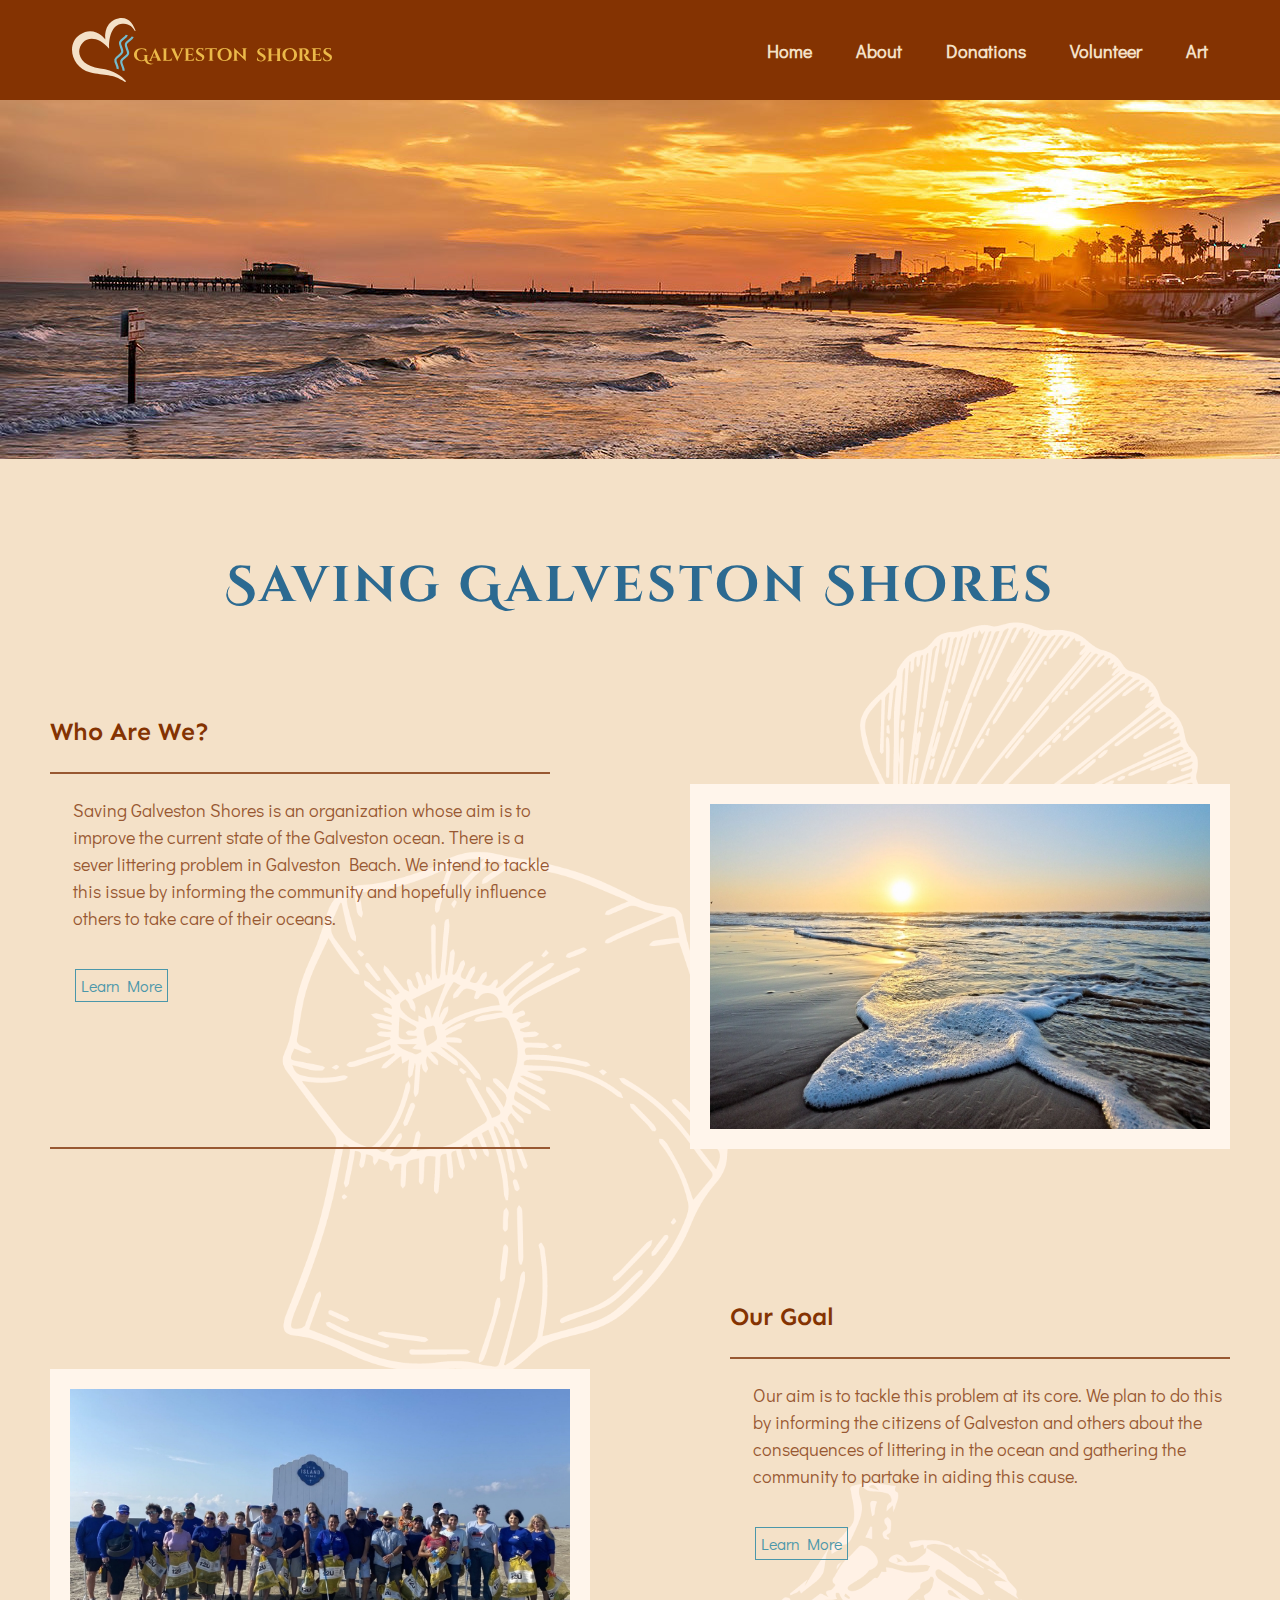
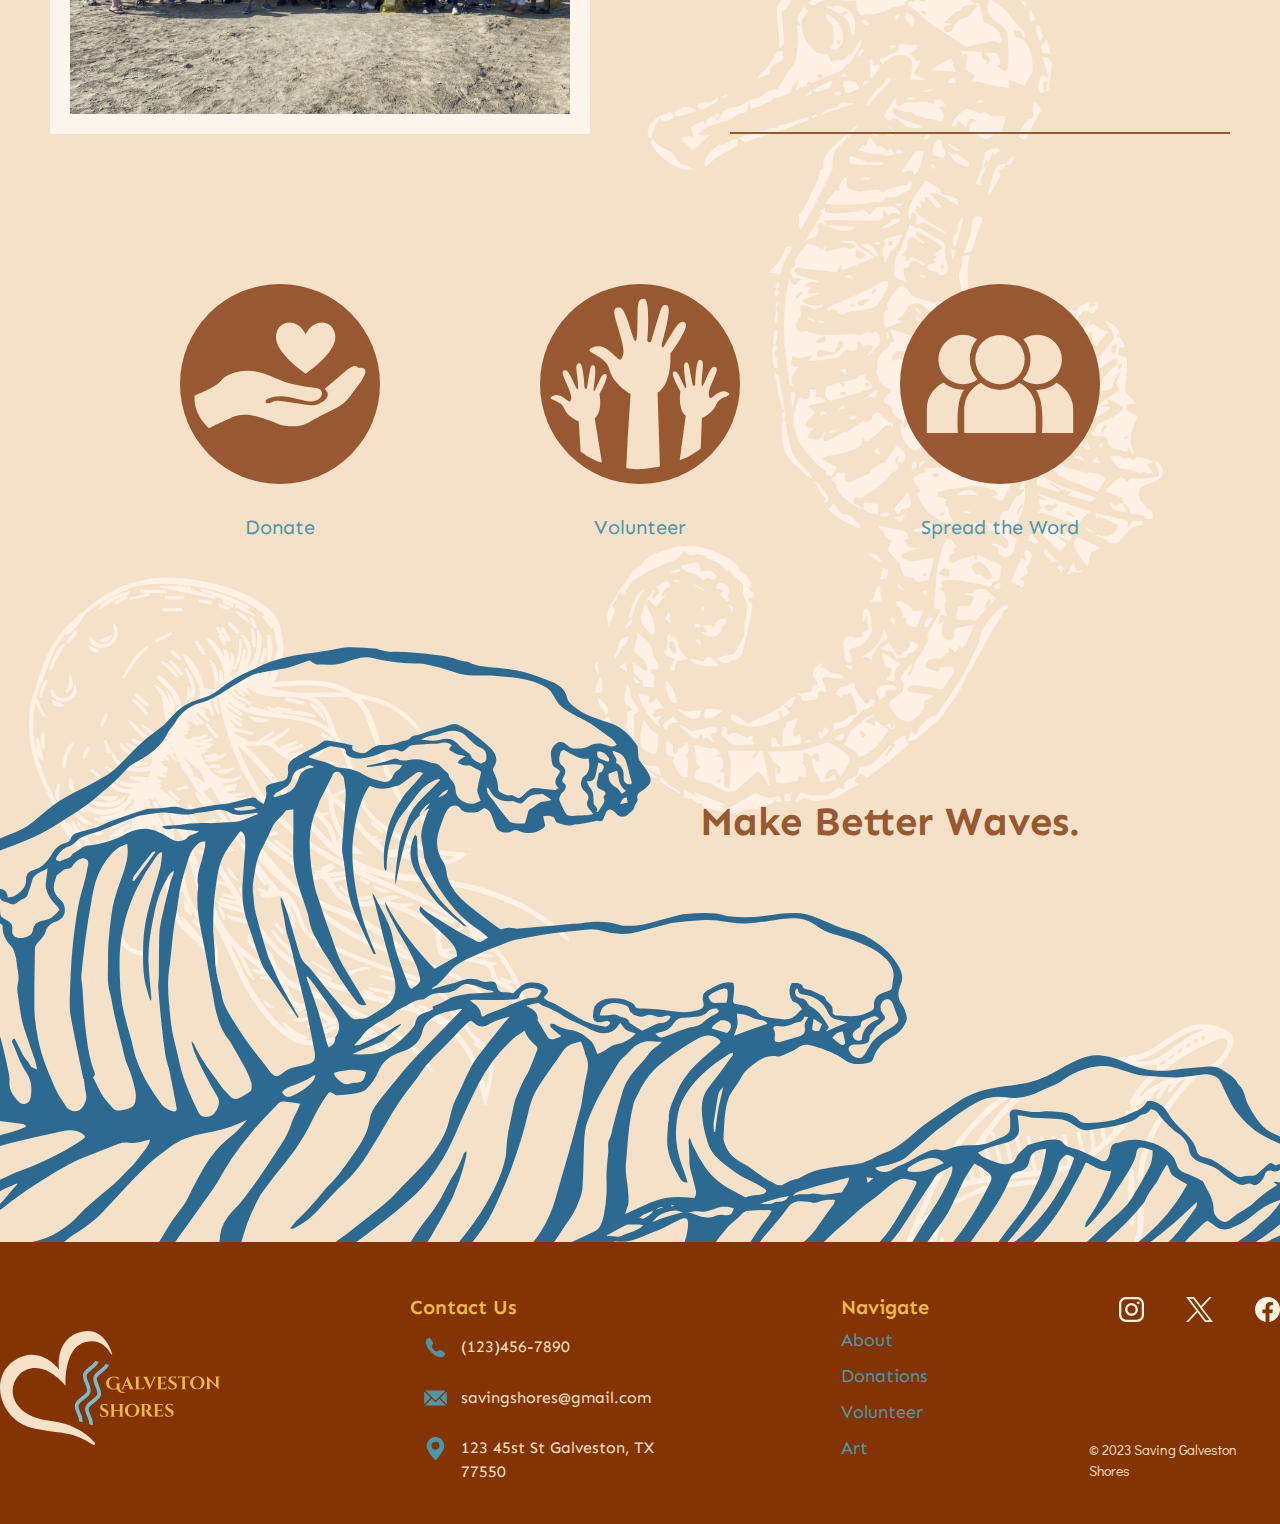
<file: index.html>
<!DOCTYPE html>
<html>

<head>
  <meta charset="utf-8">
  <title>Saving Galveston Shores</title>
  <meta name="viewport" content="width=device-width, initial-scale=1">
  <link rel="stylesheet" href="webstyle.css">
</head>



<body>

  <header>

    <!-- top left logo -->

    <img src="icons/logo2.svg" alt="Saving Galveston Shores Logo" width="260px" height="auto">

    <!-- top navigation -->

    <nav>
      <ul>
        <li><a href="index.html">Home</a></li>
        <li><a href="about.html">About</a></li>
        <li><a href="donations.html">Donations</a></li>
        <li><a href="volunteer.html">Volunteer</a></li>
        <li><a href="art.html">Art</a></li>
      </ul>
    </nav>

  </header>


  <!-- top image -->

  <section class= "indeximage"> 
    
  </section>


  <!-- background pattern starts -->

  <section class= "background">

    <!-- main info starts -->

    <div class="main">

      <h1>Saving Galveston Shores</h1>


      <!-- image and text side by side -->

      <div class="twocolm"> 

        <div class="text">

          <h3>Who Are We?</h3>
          <p>Saving Galveston Shores is an organization whose aim is to improve the current state of the Galveston ocean. There is a sever littering problem in Galveston Beach. We intend to tackle this issue by informing the community and hopefully influence others to take care of their oceans.</p>

          <a href="about.html">Learn More</a>

        </div>

        <img src="images/east_beach.jpg" alt="East Beach" width="817" height="570"> 

      </div>


      <!-- image and text side by side --> 

      <div class="twocolm">

        <img src="images/group.jpg" alt="Better Waves Team" width="817" height="570">

          <div class="text">

            <h3>Our Goal</h3>
            <p>Our aim is to tackle this problem at its core. We plan to do this by informing the citizens of Galveston and others about the consequences of littering in the ocean and gathering the community to partake in aiding this cause.</p>
            <a href="about.html">Learn More</a>

          </div>

      </div>

    </div>

    <!-- main info ends -->


    <!-- shortcut navigation -->

    <div class="shortcut">

      <!-- icon and text -->
        
      <div class="icon">
          
        <img src="icons/donate.svg" alt="Donate Icon">
        <p><a href="donations.html">Donate</a></p>
            
      </div>

      <!-- icon and text -->

      <div class="icon">
          
        <img src="icons/volunteer.svg" alt="Volunteer Icon">
        <p><a href="volunteer.html">Volunteer</a></p>
            
      </div>

      <!-- icon and text -->

      <div class="icon">
          
        <img src="icons/spread_the_word.svg" alt="Spread the Word Icon">
        <p><a href="art.html">Spread the Word</a></p>
            
      </div>

    </div>

    <!-- shortcut navigation ends -->


    <!-- wave graphic and text -->

    <section class="waves">

      <blockquote>Make Better Waves.</blockquote>
          
    </section>

    <!-- wave graphic ends -->

  </section>

  <!-- background pattern ends -->



  <footer>

    <!-- bottom left logo -->

    <img src="icons/logo.svg" alt="Saving Galveston Shores Logo" width="220px" height="auto">

    <!-- contact list -->

    <div class="contact">

      <ul>

        <!-- title -->

        <li>Contact Us</li>

        <!-- icon with text side by side -->

        <li>

          <img src="icons/phone.svg" alt="Phone Icon" width="50.51" height="50.51">
          <p>(123)456-7890</p>

        </li>

        <!-- icon with text side by side -->

        <li>

          <img src="icons/mail.svg" alt="Email Icon" width="50.51" height="50.51">
          <p>savingshores@gmail.com</p>

        </li>

        <!-- icon with text side by side -->

        <li>

          <img src="icons/location.svg" alt="Location Icon" width="50.51" height="50.51">
          <p>123 45st St Galveston, TX 77550</p>

        </li>

      </ul>

    </div>

    <!-- contact list ends -->


    <!-- bottom navigation -->

    <div class="footernav">

      <ul>

        <!-- title -->

        <li>Navigate<li>

        <!-- navigation list -->

        <li><a href="about.html">About</a></li>
        <li><a href="donations.html">Donations</a></li>
        <li><a href="volunteer.html">Volunteer</a></li>
        <li><a herf="art.html">Art</a></li>

      </ul>

    </div>

    <!-- bottom navigation ends -->


    <!-- social and copyright begins -->

    <div class="lastinfo">

      <!-- social icons begin-->

      <div class="social">

        <ul>

          <li><img src="icons/instagram.svg" alt="Instagram Icon" width="auto" height="25"></li>
          <li><img src="icons/twitter.svg" alt="Twitter Icon" width="auto" height="25"></li>
          <li><img src="icons/facebook.svg" alt="Facebook Icon" width="auto" height="25"></li>

        </ul>

      </div>

      <!-- social icons end -->


      <!-- copyright -->

      <p>© 2023 Saving Galveston Shores</p>

    </div>

    <!-- social and copyright ends -->
    
  </footer>

</body>

</html>
</file>
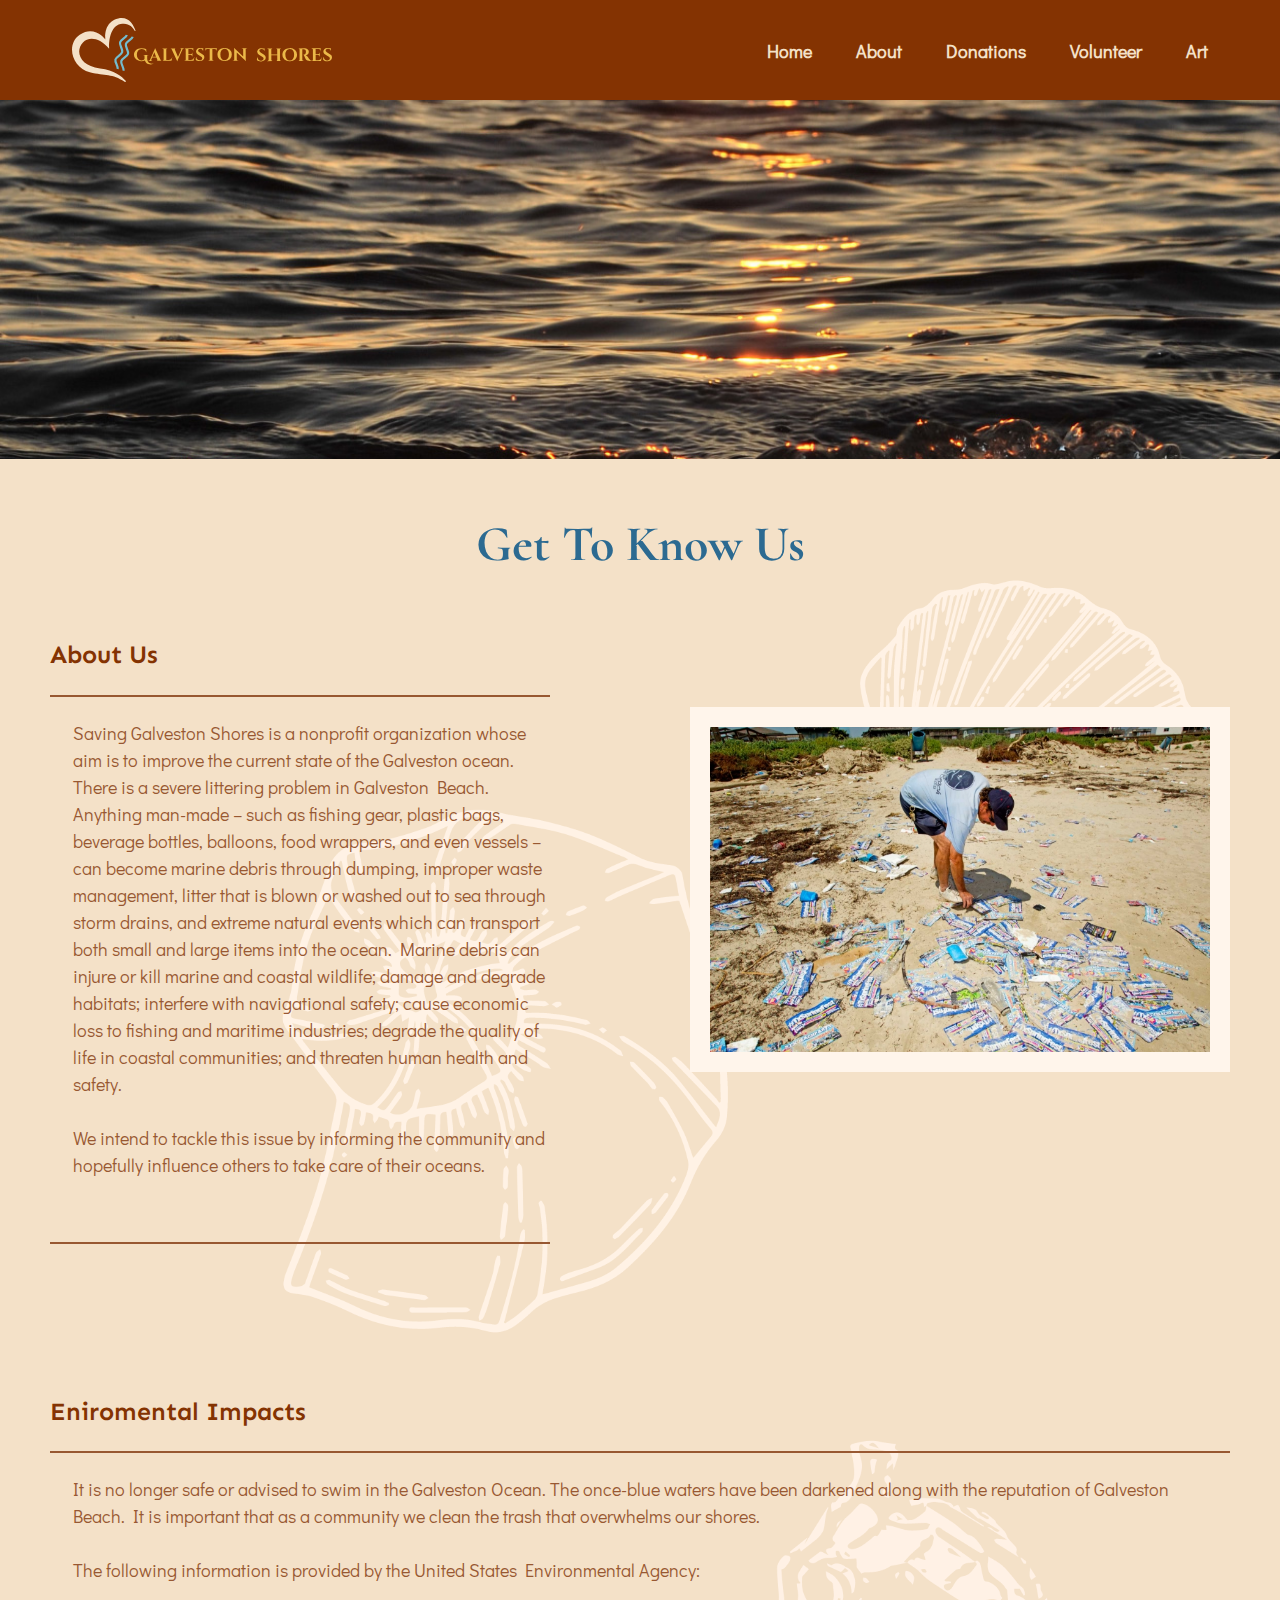
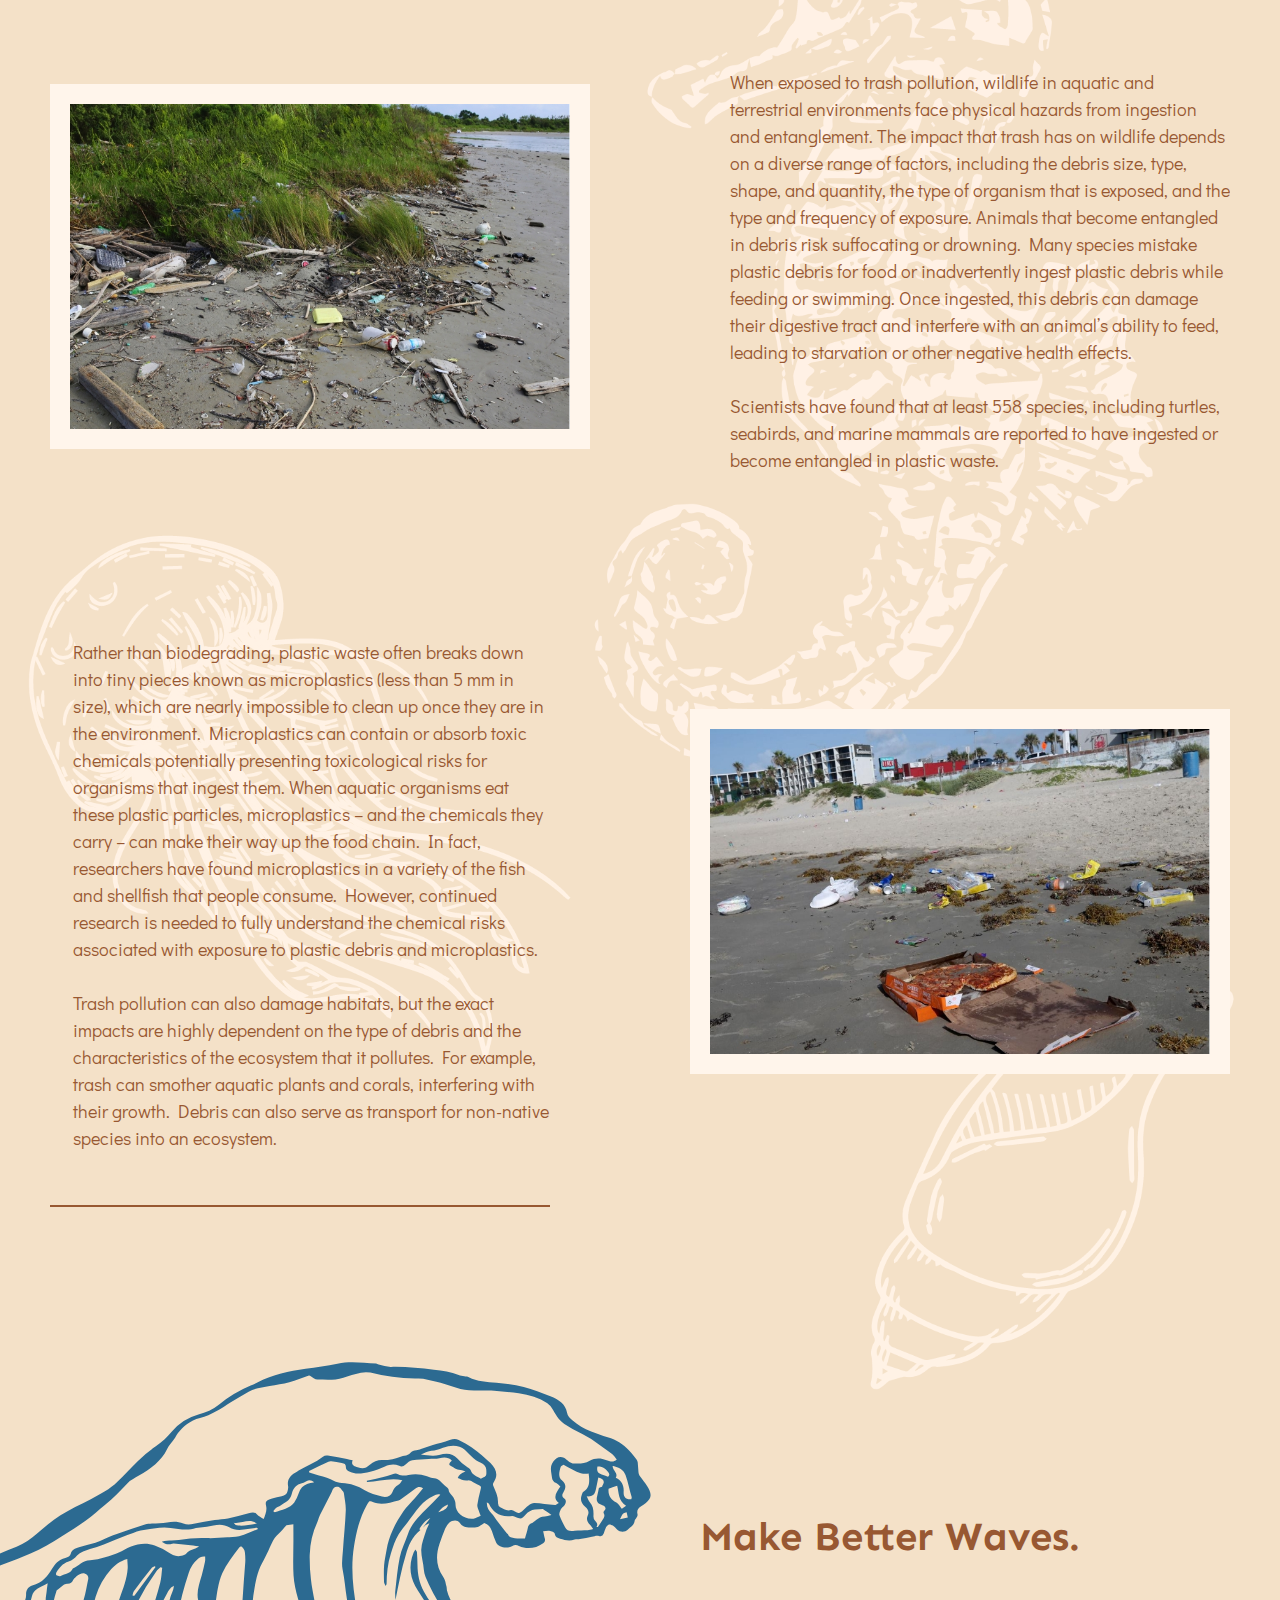
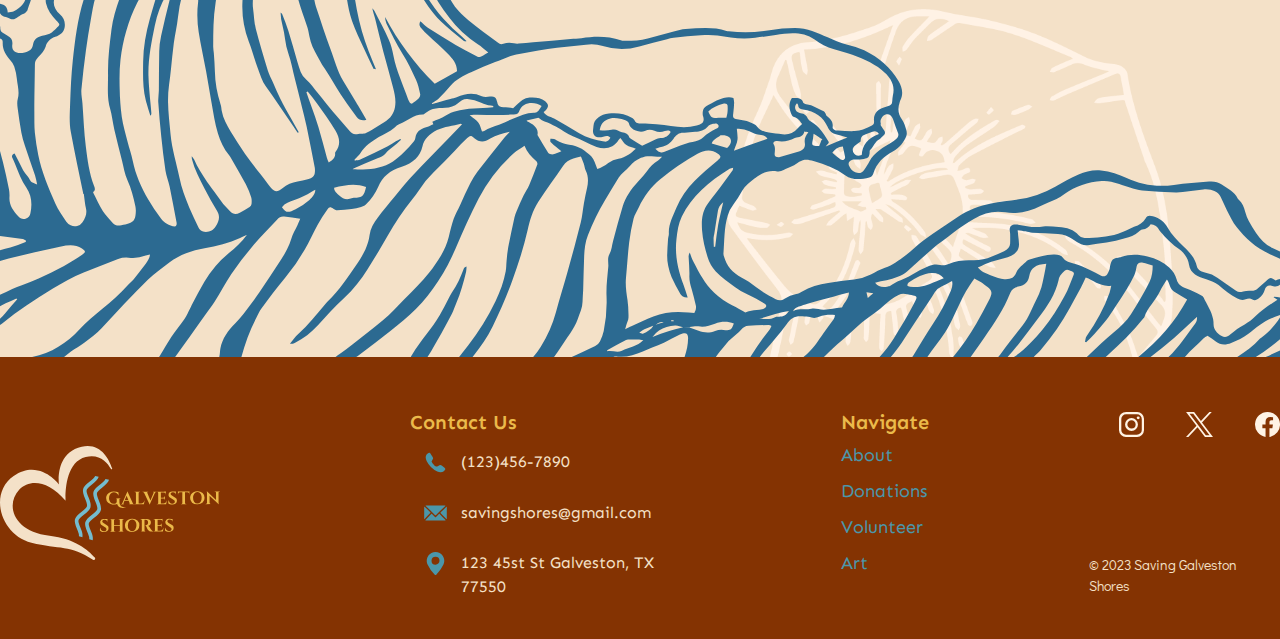
<file: about.html>
<!DOCTYPE html>
<html>

<head>
  <meta charset="utf-8">
  <title>Saving Galveston Shores</title>
  <meta name="viewport" content="width=device-width, initial-scale=1">
  <link rel="stylesheet" href="webstyle.css">
</head>



<body>

  <header>

    <!-- top left logo -->

    <img src="icons/logo2.svg" alt="Saving Galveston Shores Logo" width="260px" height="auto">

    <!-- top navigation -->

      <nav>
        <ul>
        	<li><a href="index.html">Home</a></li>
        	<li><a href="about.html">About</a></li>
          <li><a href="donations.html">Donations</a></li>
          <li><a href="volunteer.html">Volunteer</a></li>
          <li><a href="art.html">Art</a></li>
        </ul>
      </nav>

  </header>


  <!-- top image -->

  <section class= "aboutimage">
    
  </section>


  <!-- background pattern starts -->

  <section class= "background">


    <!-- main information starts -->

    <div class="main">

      <!-- top title -->

      <h2>Get To Know Us</h2>

      <!-- image and text side by side -->

      <div class="twocolm">

        <!-- subtitle and text begins -->

        <div class="text">

          <!-- subtitle -->

          <h3>About Us</h3>

          <!-- text -->

          <p>Saving Galveston Shores is a nonprofit organization whose aim is to improve the current state of the Galveston ocean. There is a severe littering problem in Galveston Beach. Anything man-made – such as fishing gear, plastic bags, beverage bottles, balloons, food wrappers, and even vessels – can become marine debris through dumping, improper waste management, litter that is blown or washed out to sea through storm drains, and extreme natural events which can transport both small and large items into the ocean. 
          Marine debris can injure or kill marine and coastal wildlife; damage and degrade habitats; interfere with navigational safety; cause economic loss to fishing and maritime industries; degrade the quality of life in coastal communities; and threaten human health and safety. 
          <br> <br> 
        	 We intend to tackle this issue by informing the community and hopefully influence others to take care of their oceans. </p>

        </div>

        <!-- subtitle and text ends -->

        <img src="images/cleaning.jpg" alt="Man picking up plastic" width="817" height="570">

      </div>

      <!-- image and text side by side -->


      <!-- subtitle and text begins -->

      <!-- subtitle -->

      <h3>Eniromental Impacts</h3>

      <!-- text -->

      <div class="toptext">

        <p>It is no longer safe or advised to swim in the Galveston Ocean. The once-blue waters have been darkened along with the reputation of Galveston Beach. It is important that as a community we clean the trash that overwhelms our shores. 
        <br> <br>
        The following information is provided by the United States Environmental Agency:</p>

    	</div>

      <!-- subtitle and text ends -->


      <!-- image and text side by side -->
          
      <div class="twocolm">

        <img src="images/trash.jpg" alt="trash on beach" width="817" height="570">

        <!-- text -->

        <div class="middletext">

          <p>When exposed to trash pollution, wildlife in aquatic and terrestrial environments face physical hazards from ingestion and entanglement. The impact that trash has on wildlife depends on a diverse range of factors, including the debris size, type, shape, and quantity, the type of organism that is exposed, and the type and frequency of exposure. Animals that become entangled in debris risk suffocating or drowning. Many species mistake plastic debris for food or inadvertently ingest plastic debris while feeding or swimming. Once ingested, this debris can damage their digestive tract and interfere with an animal’s ability to feed, leading to starvation or other negative health effects. 
          <br> <br>
          Scientists have found that at least 558 species, including turtles, seabirds, and marine mammals are reported to have ingested or become entangled in plastic waste.</p>

        </div>

      </div>

      <!-- image and text side by side ends -->


      <!-- image and text side by side -->

  	  <div class="twocolm">

        <!-- text -->

        <div class="bottomtext">

          <p>Rather than biodegrading, plastic waste often breaks down into tiny pieces known as microplastics (less than 5 mm in size), which are nearly impossible to clean up once they are in the environment. Microplastics can contain or absorb toxic chemicals potentially presenting toxicological risks for organisms that ingest them. When aquatic organisms eat these plastic particles, microplastics – and the chemicals they carry – can make their way up the food chain. In fact, researchers have found microplastics in a variety of the fish and shellfish that people consume. However, continued research is needed to fully understand the chemical risks associated with exposure to plastic debris and microplastics. 
          <br> <br>
          Trash pollution can also damage habitats, but the exact impacts are highly dependent on the type of debris and the characteristics of the ecosystem that it pollutes.  For example, trash can smother aquatic plants and corals, interfering with their growth. Debris can also serve as transport for non-native species into an ecosystem.</p>

        </div>

  	    <img src="images/aftermath.jpg" alt="trash on beach" width="817" height="570">

      </div>

      <!-- image and text side by side ends -->

    </div>  

    <!-- main information ends -->


    <!-- wave graphic begins-->

    <section class="waves">

      <blockquote>Make Better Waves.</blockquote>
          
    </section>

    <!-- wave graphic ends -->

  </section>

  <!-- background pattern ends -->


  <footer>

    <!-- bottom left logo -->

    <img src="icons/logo.svg" alt="Saving Galveston Shores Logo" width="220px" height="auto">

    <!-- contact list -->

    <div class="contact">

      <ul>

        <!-- title -->

        <li>Contact Us</li>

        <!-- icon with text side by side -->

        <li>

          <img src="icons/phone.svg" alt="Phone Icon" width="50.51" height="50.51">
            <p>(123)456-7890</p>

        </li>

        <!-- icon with text side by side -->

        <li>

          <img src="icons/mail.svg" alt="Email Icon" width="50.51" height="50.51">
            <p>savingshores@gmail.com</p>

        </li>

        <!-- icon with text side by side -->

        <li>

          <img src="icons/location.svg" alt="Location Icon" width="50.51" height="50.51">
          <p>123 45st St Galveston, TX 77550</p>

        </li>

      </ul>

    </div>

    <!-- contact list ends -->


    <!-- bottom navigation -->

    <div class="footernav">

        <ul>

          <!-- title -->

          <li>Navigate<li>

          <!-- navigation list -->

          <li><a href="about.html">About</a></li>
          <li><a href="donations.html">Donations</a></li>
          <li><a href="volunteer.html">Volunteer</a></li>
          <li><a herf="art.html">Art</a></li>

        </ul>

    </div>

    <!-- bottom navigation ends -->


    <!-- social and copyright begins -->

    <div class="lastinfo">

      <!-- social icons begin -->

      <div class="social">

        <ul>
          <li><img src="icons/instagram.svg" alt="Instagram Icon" width="auto" height="25"></li>
          <li><img src="icons/twitter.svg" alt="Twitter Icon" width="auto" height="25"></li>
          <li><img src="icons/facebook.svg" alt="Facebook Icon" width="auto" height="25"></li>
        </ul>

      </div>

      <!-- social icons end -->


      <!-- copyright -->

      <p>© 2023 Saving Galveston Shores</p>

    </div>

    <!-- social and copyright ends -->
    
  </footer>

</body>

</html>
</file>
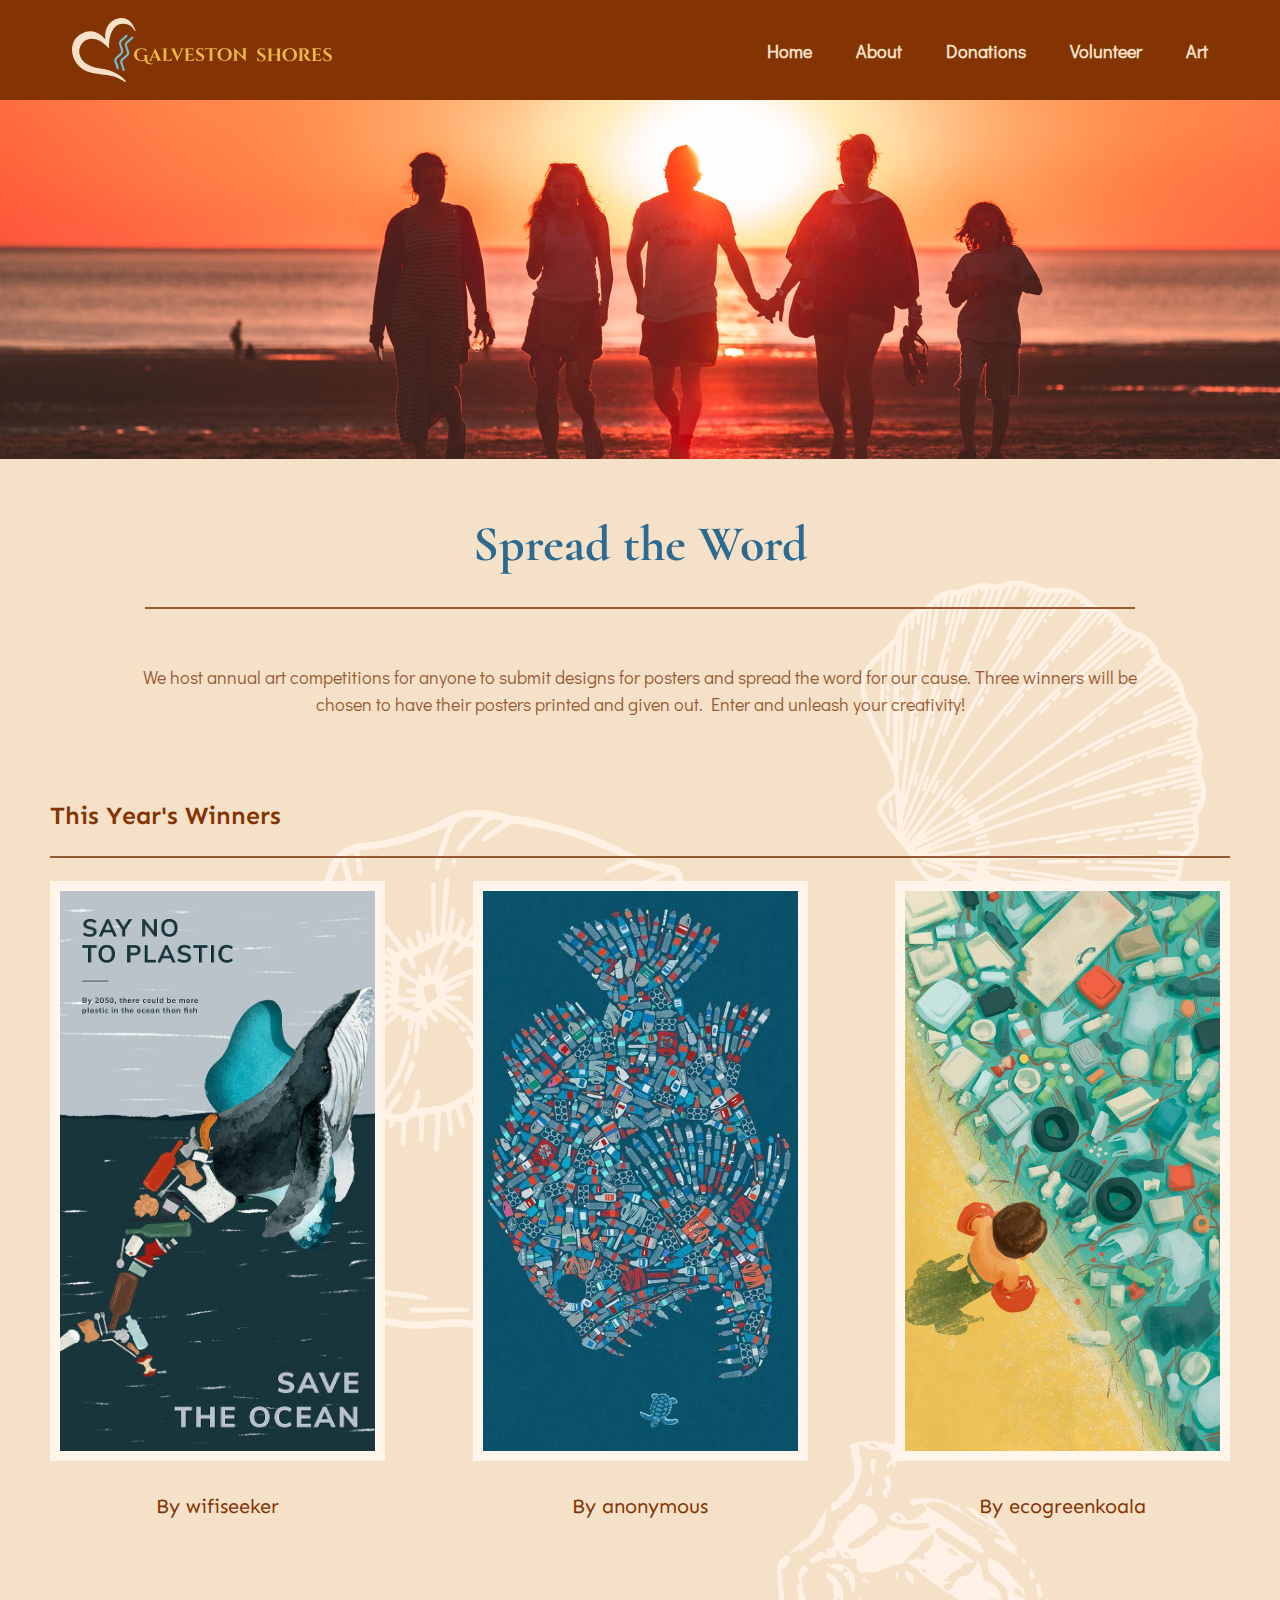
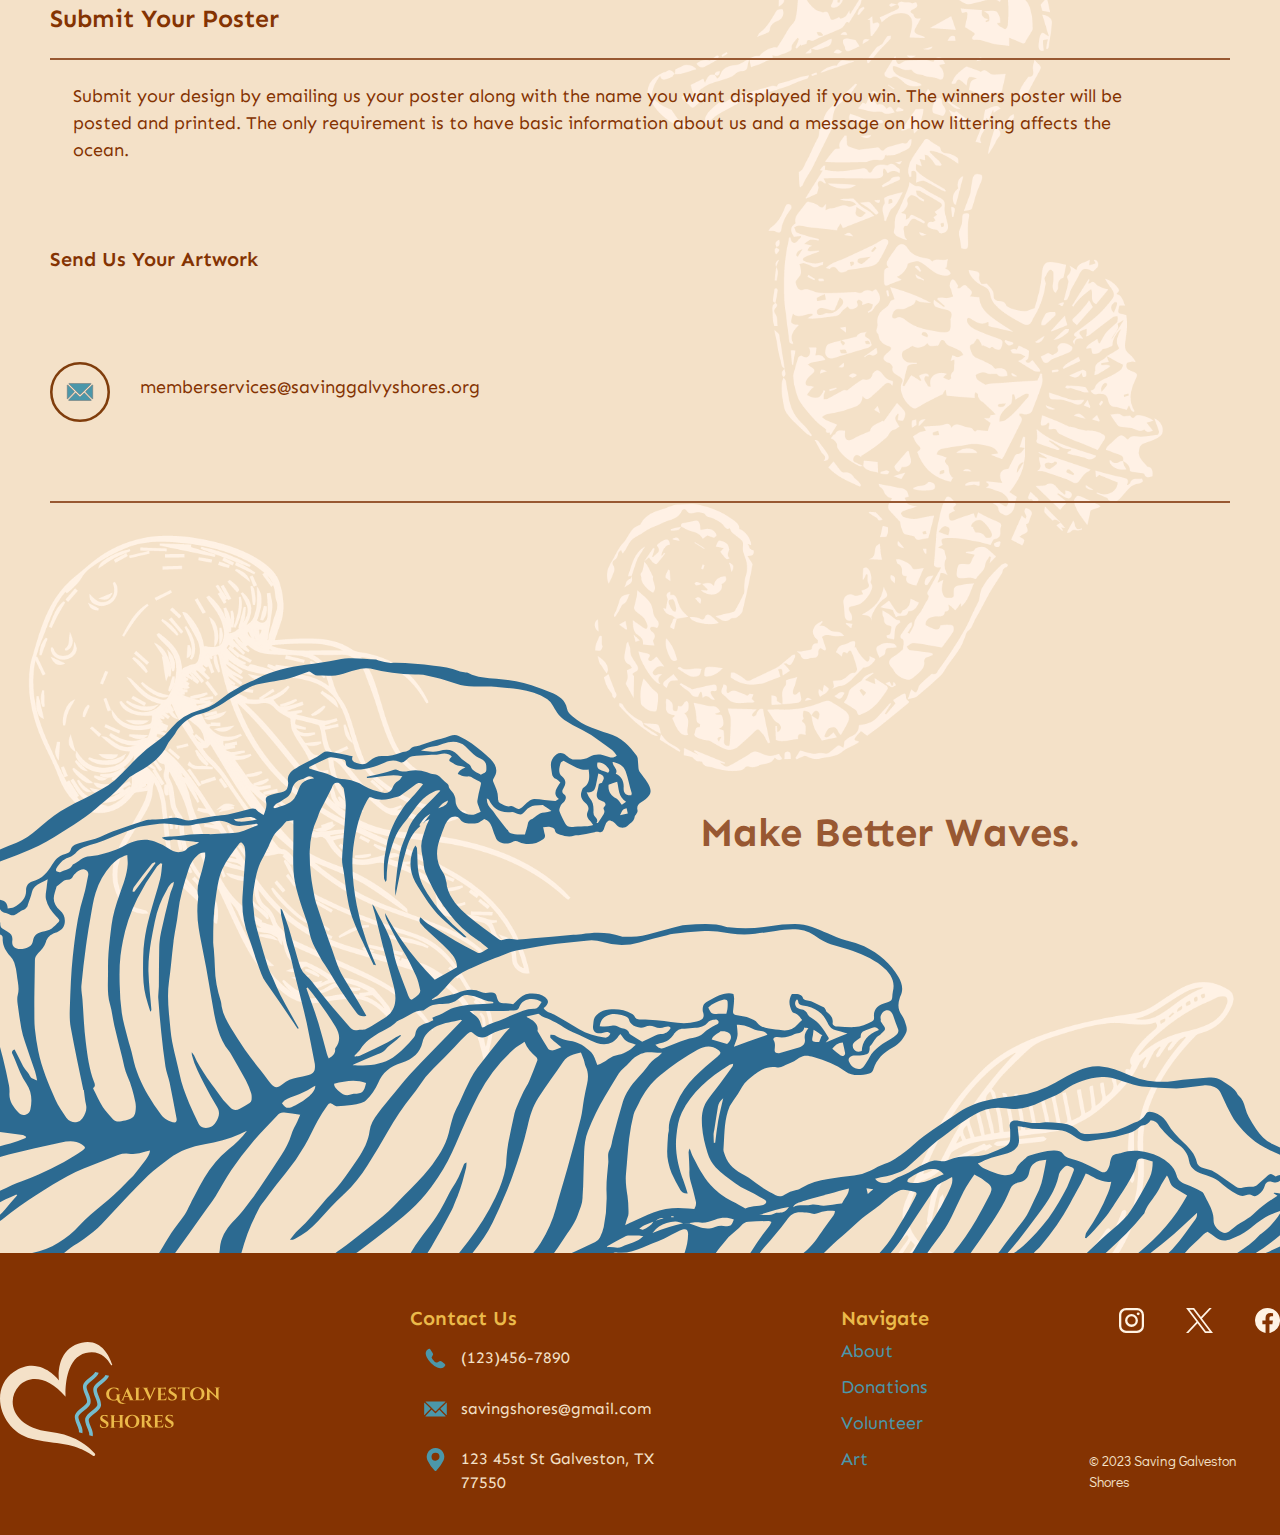
<file: art.html>
<!DOCTYPE html>
<html>

<head>
  <meta charset="utf-8">
  <title>Saving Galveston Shores</title>
  <meta name="viewport" content="width=device-width, initial-scale=1">
  <link rel="stylesheet" href="webstyle.css">
</head>



<body>

  <header>

    <!-- top left logo -->

    <img src="icons/logo2.svg" alt="Saving Galveston Shores Logo" width="260px" height="auto">

    <!-- top navigation -->

    <nav>
      <ul>
        <li><a href="index.html">Home</a></li>
        <li><a href="about.html">About</a></li>
        <li><a href="donations.html">Donations</a></li>
        <li><a href="volunteer.html">Volunteer</a></li>
        <li><a href="art.html">Art</a></li>
      </ul>
    </nav>

  </header>


  <!-- top image -->

  <section class= "artimage">
    
  </section>


  <!-- background pattern starts -->

  <section class= "background">


    <!-- main information starts -->

    <div class="main3">

      <!-- top title and text -->

      <h2>Spread the Word</h2>
      <p>We host annual art competitions for anyone to submit designs for posters and spread the word for our cause. Three winners will be chosen to have their posters printed and given out. Enter and unleash your creativity!</p>

      <!-- subtitle and posters -->

      <h3>This Year's Winners<h3>

      <div class="posters">

        <!-- poster and artist -->

        <div class="postertext">

          <img src="images/poster1.jpg" alt="wifiseeker's Poster">
          <p>By wifiseeker</p>

        </div>

        <!-- poster and artist -->

        <div class="postertext">

          <img src="images/poster2.jpg" alt="anonymous's Poster">
          <p>By anonymous</p>

        </div>

        <!-- poster and artist -->

        <div class="postertext">

          <img src="images/poster3.jpg" alt="ecogreenkoala's Poster">
          <p>By ecogreenkoala</p>

        </div>

      </div>

      <!-- posters end -->


      <!-- submit poster information -->

      <div class="submit">

        <!-- subtitle and text -->

        <div class="text2">

          <!-- subtitle -->

          <h3>Submit Your Poster</h3>

          <!-- text -->

          <p>Submit your design by emailing us your poster along with the name you want displayed if you win. The winners poster will be posted and printed. The only requirement is to have basic information about us and a message on how littering affects the ocean.</p>

        </div>

        <!-- subtitle and text ends -->

        <!-- call to action -->

        <p>Send Us Your Artwork</p>

        <!-- icon and text -->

        <div class="icon3">

          <img src="icons/mail2.svg" alt="Mail Icon">
          <p>memberservices@savinggalvyshores.org</p>

        </div>

      </div>

      <!-- submit poster information ends -->

    </div>

    <!-- main information ends -->


    <!-- wave graphic begins-->

    <section class="waves">

      <blockquote>Make Better Waves.</blockquote>
              
    </section>

    <!-- wave graphic ends -->

  </section>

  <!-- background pattern ends -->



  <footer>

    <!-- bottom left logo -->

    <img src="icons/logo.svg" alt="Saving Galveston Shores Logo" width="220px" height="auto">

    <!-- contact list -->

    <div class="contact">

        <ul>

          <!-- title -->

          <li>Contact Us</li>

          <!-- icon with text side by side -->

          <li>

            <img src="icons/phone.svg" alt="Phone Icon" width="50.51" height="50.51">
            <p>(123)456-7890</p>

          </li>

          <!-- icon with text side by side -->

          <li>

            <img src="icons/mail.svg" alt="Email Icon" width="50.51" height="50.51">
            <p>savingshores@gmail.com</p>

          </li>

          <!-- icon with text side by side -->

          <li>

            <img src="icons/location.svg" alt="Location Icon" width="50.51" height="50.51">
            <p>123 45st St Galveston, TX 77550</p>

          </li>

        </ul>

    </div>

    <!-- contact list ends -->


    <!-- bottom navigation -->

    <div class="footernav">

      <ul>

        <!-- title -->

        <li>Navigate<li>

        <!-- navigation list -->

        <li><a href="about.html">About</a></li>
        <li><a href="donations.html">Donations</a></li>
        <li><a href="volunteer.html">Volunteer</a></li>
        <li><a herf="art.html">Art</a></li>

      </ul>

    </div>

    <!-- bottom navigation ends -->


    <!-- social and copyright begins -->

    <div class="lastinfo">

      <!-- social icons begin -->

      <div class="social">

        <ul>
          <li><img src="icons/instagram.svg" alt="Instagram Icon" width="auto" height="25"></li>
          <li><img src="icons/twitter.svg" alt="Twitter Icon" width="auto" height="25"></li>
          <li><img src="icons/facebook.svg" alt="Facebook Icon" width="auto" height="25"></li>
        </ul>

      </div>

      <!-- social icons end -->


      <!-- copyright -->

      <p>© 2023 Saving Galveston Shores</p>

    </div>

    <!-- social and copyright ends -->
    
  </footer>

</body>

</html>
</file>
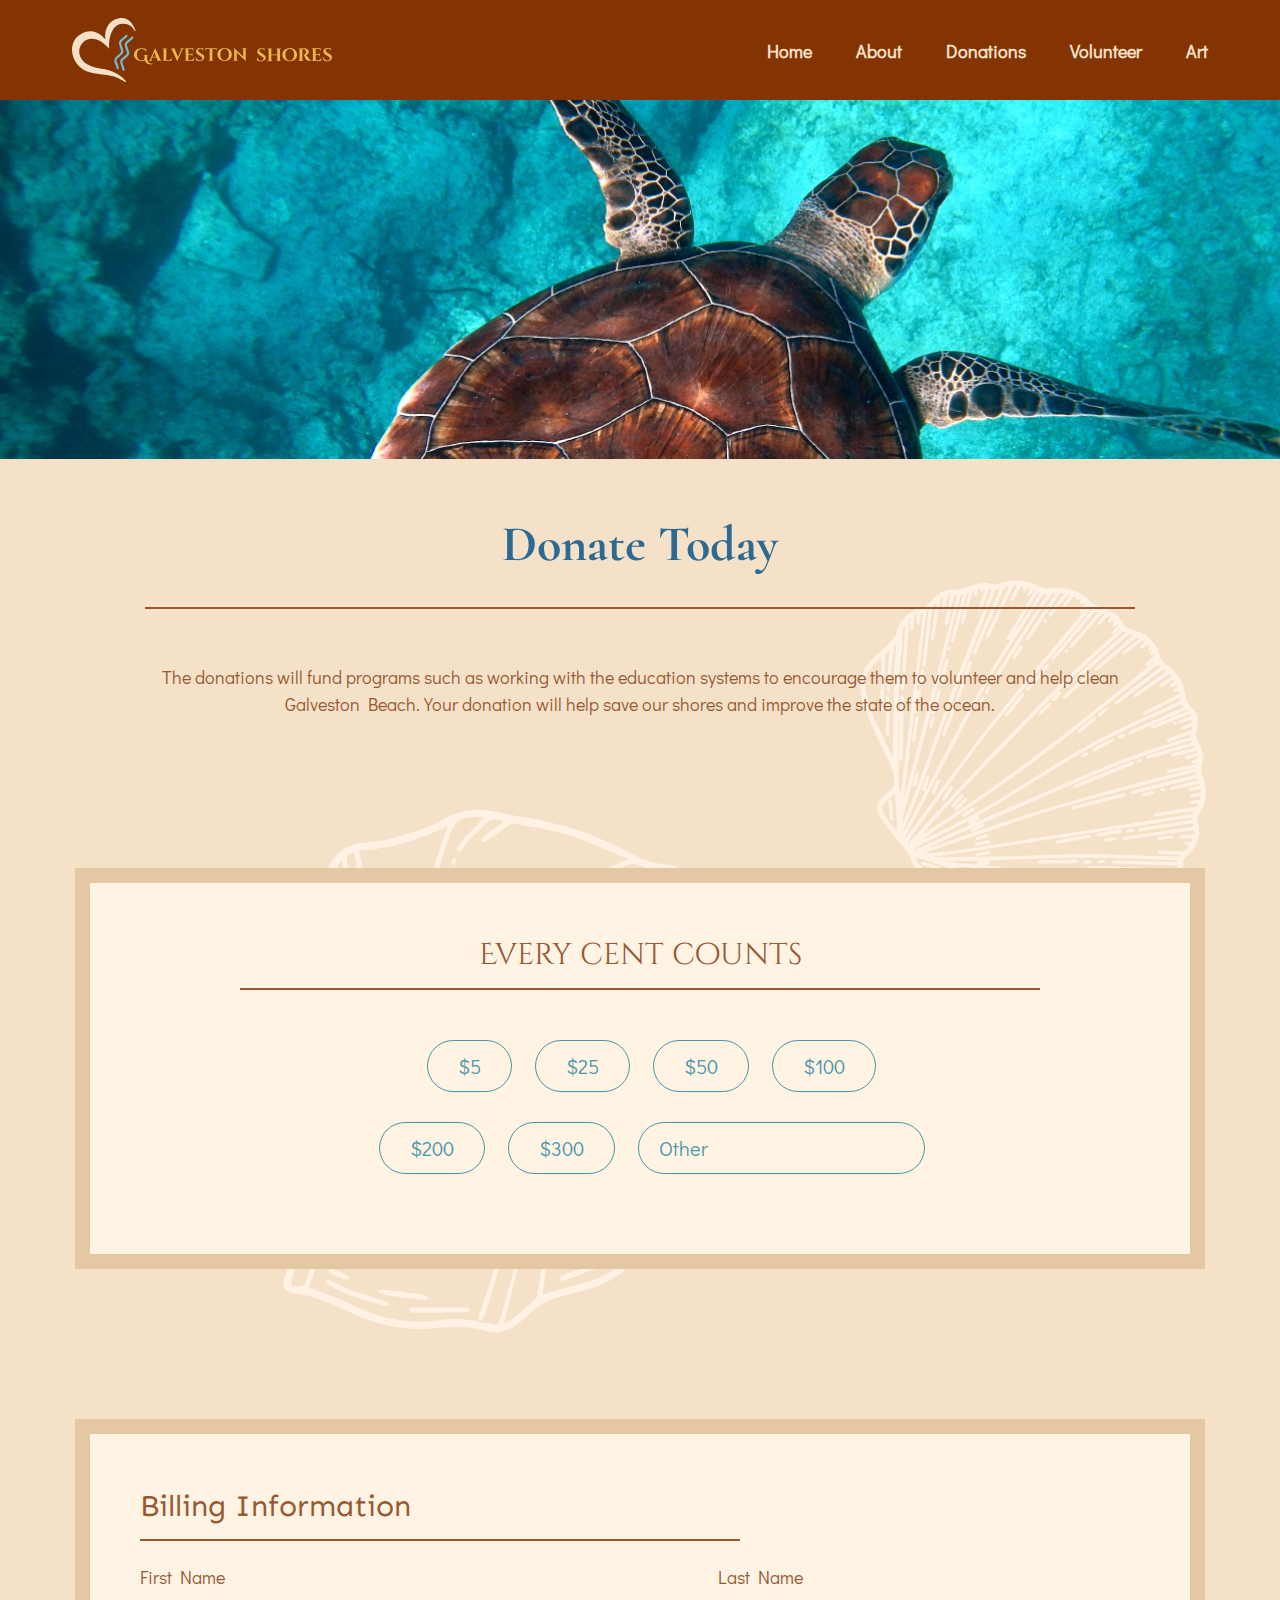
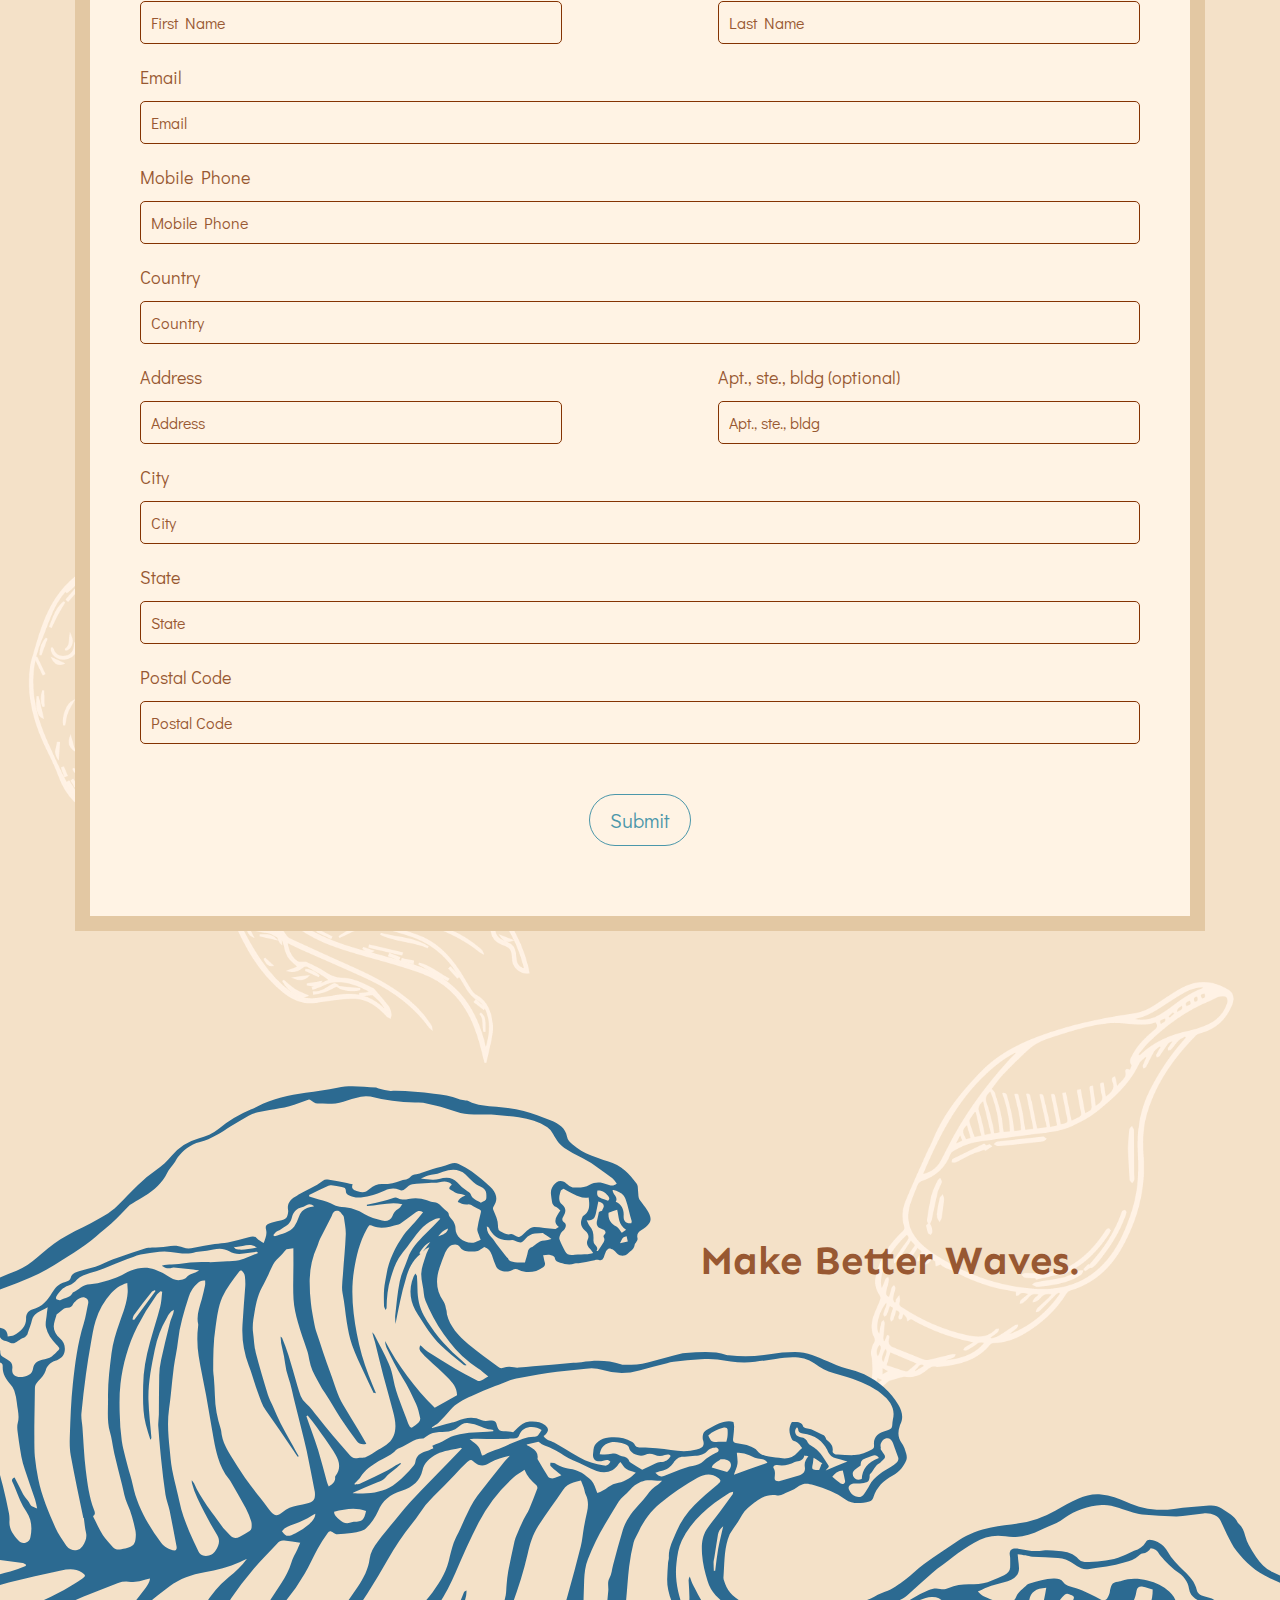
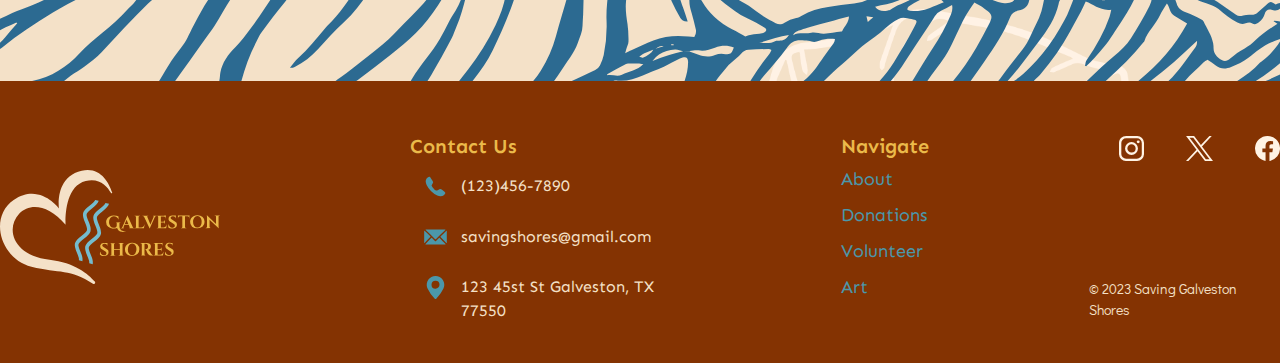
<file: donations.html>
<!DOCTYPE html>
<html>

<head>
  <meta charset="utf-8">
  <title>Saving Galveston Shores</title>
  <meta name="viewport" content="width=device-width, initial-scale=1">
  <link rel="stylesheet" href="webstyle.css">
</head>



<body>

  <header>

    <!-- top left logo -->

    <img src="icons/logo2.svg" alt="Saving Galveston Shores Logo" width="260px" height="auto">

    <!-- top navigation -->

    <nav>
      <ul>
        <li><a href="index.html">Home</a></li>
        <li><a href="about.html">About</a></li>
        <li><a href="donations.html">Donations</a></li>
        <li><a href="volunteer.html">Volunteer</a></li>
        <li><a href="art.html">Art</a></li>
      </ul>
    </nav>

  </header>


  <!-- top image -->

  <section class= "donationsimage">
    
  </section>


  <!-- background pattern starts -->

  <section class= "background">

    <!-- main info starts -->

    <div class="main3">

      <!-- top title and text -->

      <h2>Donate Today</h2>

      <p>The donations will fund programs such as working with the education systems to encourage them to volunteer and help clean Galveston Beach. Your donation will help save our shores and improve the state of the ocean.</p>

    </div>

    <!-- main info ends -->



    <!-- donation amount selection begins -->

    <div class="amount">

      <p>Every cent counts</p>

      <!-- row of buttons -->

      <div class="row">

        <a>$5</a>
        <a>$25</a>
        <a>$50</a>
        <a>$100</a>

      </div>

      <!-- row of buttons -->

      <div class="row">

        <a>$200</a>
        <a>$300</a>
        <input type="text" name="specifiedamount" value="Other" maxlength="10" class="money-form-control">

      </div>

    </div>

    <!-- donation amount selection ends -->



    <!-- billing information form begins -->

    <div class="form">

      <p>Billing Information</p>

      <!-- fillout form begins -->

      <div class="fillform">

        <!-- two column fill -->

        <div class="twocolmform">

          <li><label>First Name <input type="text" name="firstname" value="First Name" maxlength="30" class="two-form-control"></label></li>
          <li><label>Last Name <input type="text" name="lastname" value="Last Name" maxlength="30" class="two-form-control"></label></li>

        </div>

        <!-- one column fill -->

        <div class="onecolmform">

          <li><label>Email <input type="text" name="email" value="Email" maxlength="30" class="form-control"></label></li>

        </div>

        <!-- one column fill -->

        <div class="onecolmform">

          <li><label>Mobile Phone <input type="text" name="mobilephone" value="Mobile Phone" maxlength="30" class="form-control"></label></li>
          
        </div>

        <!-- one column fill -->

        <div class="onecolmform">

          <li><label>Country <input type="text" name="country" value="Country" maxlength="30" class="form-control"></label></li>
          
        </div>

        <!-- two column fill -->

        <div class="twocolmform">

          <li><label>Address <input type="text" name="address" value="Address" maxlength="30" class="two-form-control"></label></li>
          <li><label>Apt., ste., bldg (optional) <input type="text" name="apt.ste.bldg." value="Apt., ste., bldg" maxlength="30" class="two-form-control"></label></li>
          
        </div>

        <!-- one column fill -->

        <div class="onecolmform">

          <li><label>City <input type="text" name="city" value="City" maxlength="30" class="form-control"></label></li>
          
        </div>

        <!-- one column fill -->

        <div class="onecolmform">

          <li><label>State <input type="text" name="state" value="State" maxlength="30" class="form-control"></label></li>
          
        </div>

        <!-- one column fill -->

        <div class="onecolmform">

          <li><label>Postal Code <input type="text" name="postalcode" value="Postal Code" maxlength="30" class="form-control"></label></li>
          
        </div>

      </div>

      <!-- fillout form ends -->

      <!-- submit donation -->

      <div class="donatebutton">

        <a href="donations.html">Submit</a>

      </div>

    </div>

    <!-- billing information form ends -->



    <!-- wave graphic begins-->

    <section class="waves">

      <blockquote>Make Better Waves.</blockquote>
          
    </section>

    <!-- wave graphic ends -->

  </section>

  <!-- background pattern ends -->



  <footer>

    <!-- bottom left logo -->

    <img src="icons/logo.svg" alt="Saving Galveston Shores Logo" width="220px" height="auto">

    <!-- contact list -->

    <div class="contact">

      <ul>

        <!-- title -->

        <li>Contact Us</li>

        <!-- icon with text side by side -->

        <li>

          <img src="icons/phone.svg" alt="Phone Icon" width="50.51" height="50.51">
          <p>(123)456-7890</p>

        </li>

        <!-- icon with text side by side -->

        <li>

          <img src="icons/mail.svg" alt="Email Icon" width="50.51" height="50.51">
          <p>savingshores@gmail.com</p>

        </li>

        <!-- icon with text side by side -->

        <li>

          <img src="icons/location.svg" alt="Location Icon" width="50.51" height="50.51">
          <p>123 45st St Galveston, TX 77550</p>

        </li>

      </ul>

    </div>

    <!-- contact list ends -->


    <!-- bottom navigation -->

    <div class="footernav">

      <ul>

        <!-- title -->

        <li>Navigate<li>

        <!-- navigation list -->

        <li><a href="about.html">About</a></li>
        <li><a href="donations.html">Donations</a></li>
        <li><a href="volunteer.html">Volunteer</a></li>
        <li><a herf="art.html">Art</a></li>

      </ul>

    </div>

    <!-- bottom navigation ends -->


    <!-- social and copyright begins -->

    <div class="lastinfo">

      <!-- social icons begin -->

      <div class="social">

        <ul>

          <li><img src="icons/instagram.svg" alt="Instagram Icon" width="auto" height="25"></li>
          <li><img src="icons/twitter.svg" alt="Twitter Icon" width="auto" height="25"></li>
          <li><img src="icons/facebook.svg" alt="Facebook Icon" width="auto" height="25"></li>

        </ul>

      </div>

      <!-- social icons end -->


      <!-- copyright -->

      <p>© 2023 Saving Galveston Shores</p>

    </div>

    <!-- social and copyright ends -->
    
  </footer>

</body>

</html>
</file>
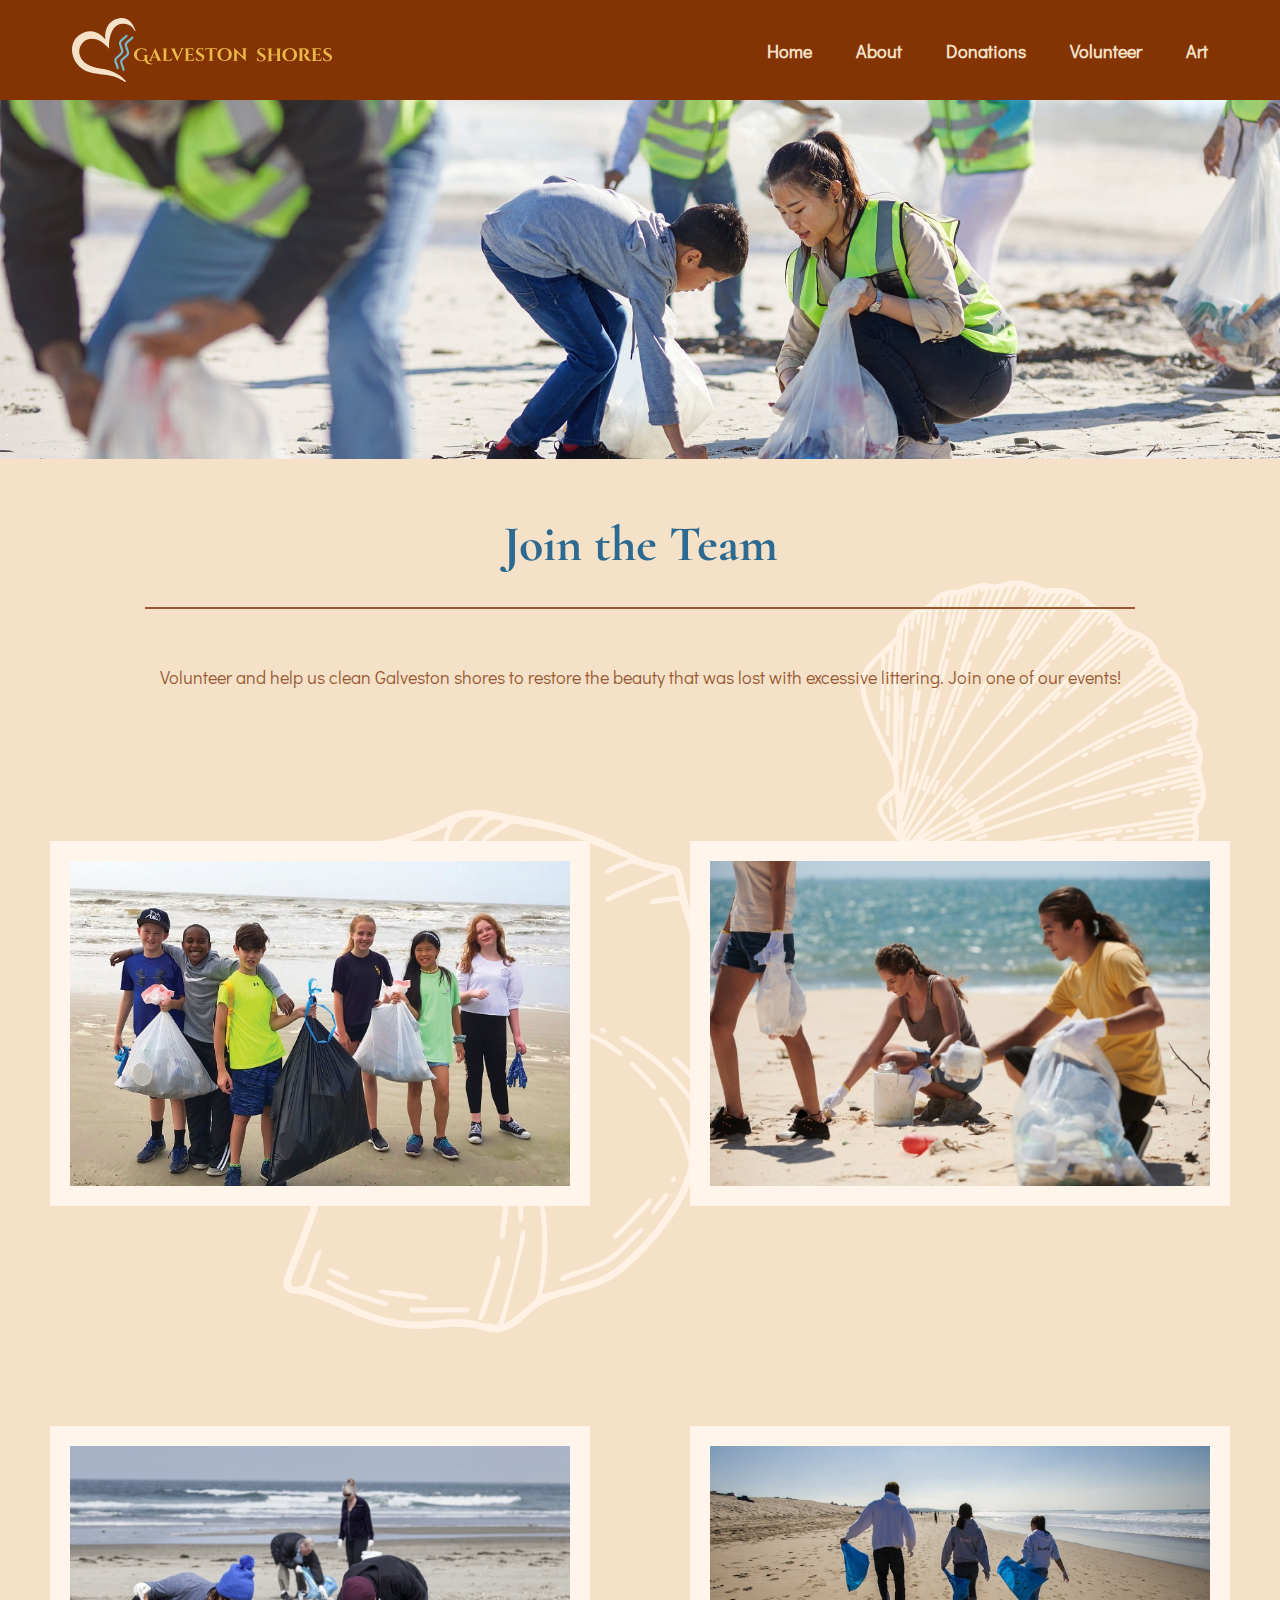
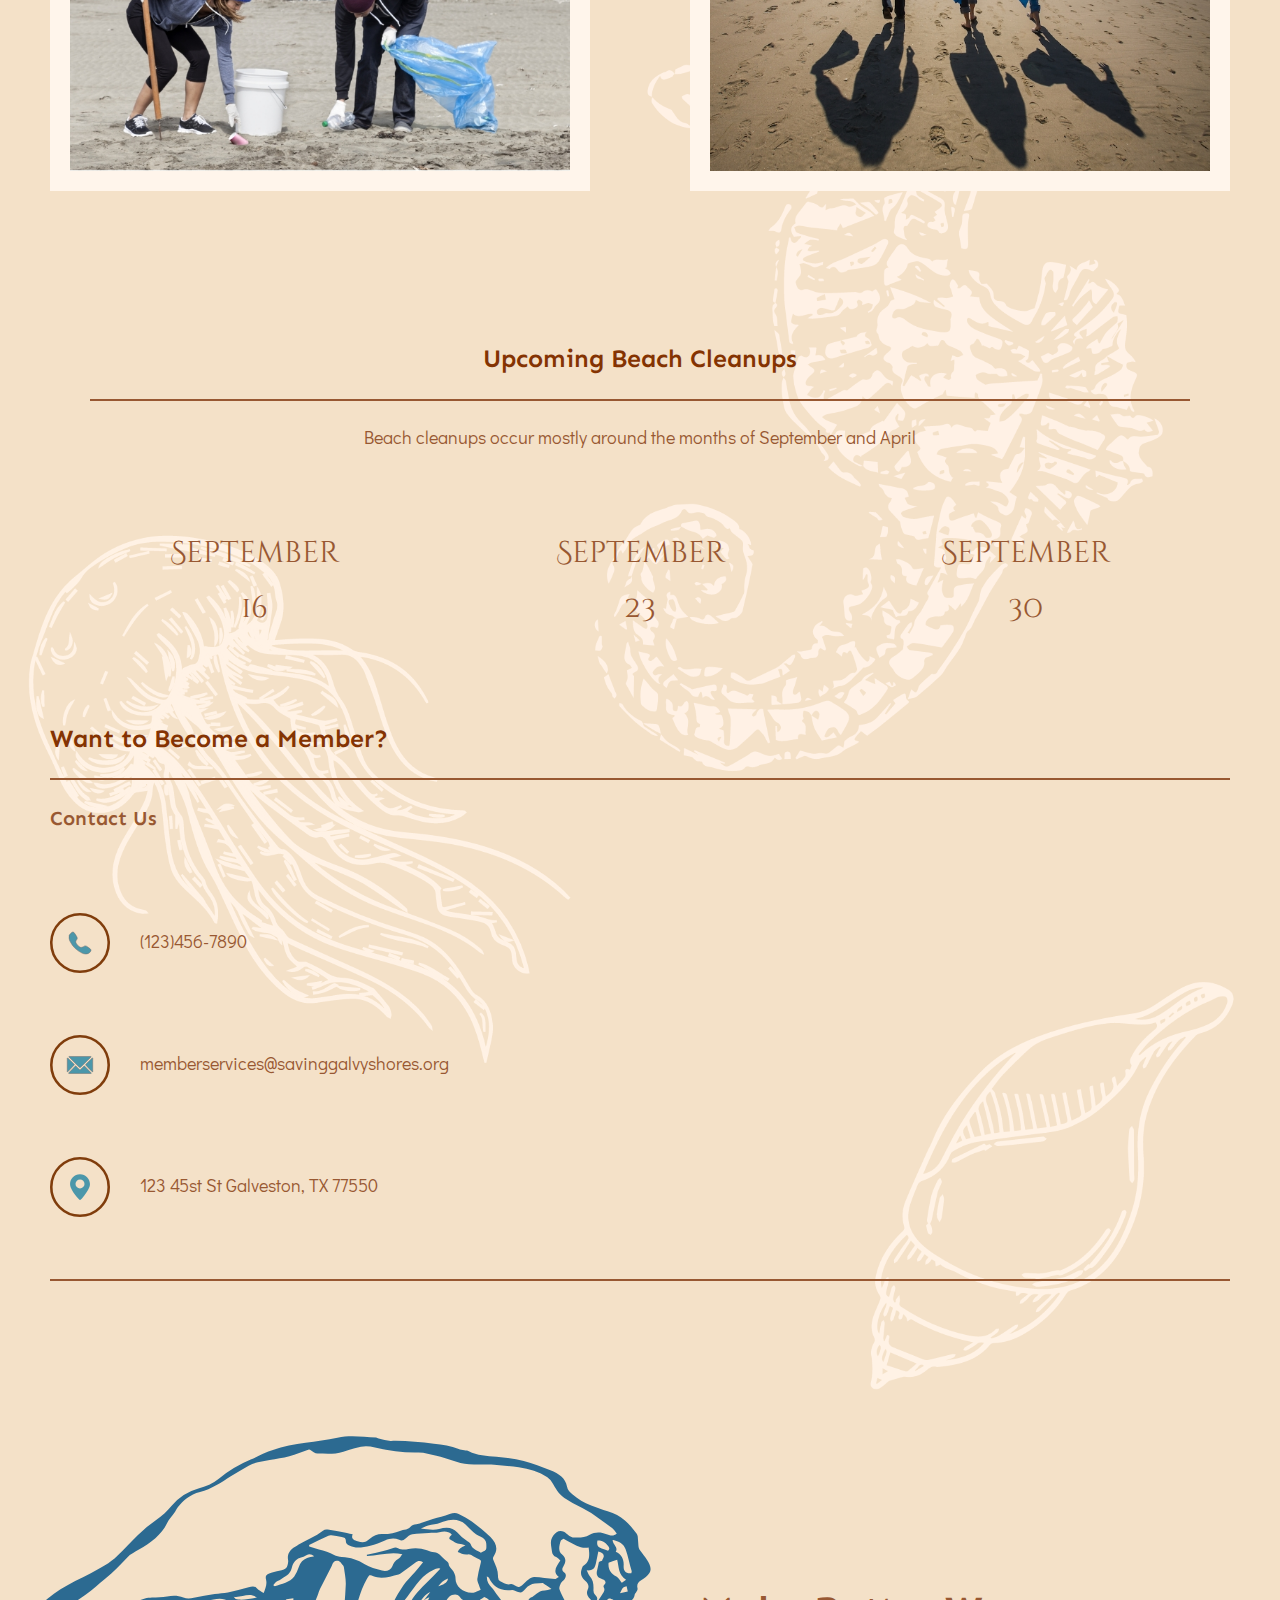
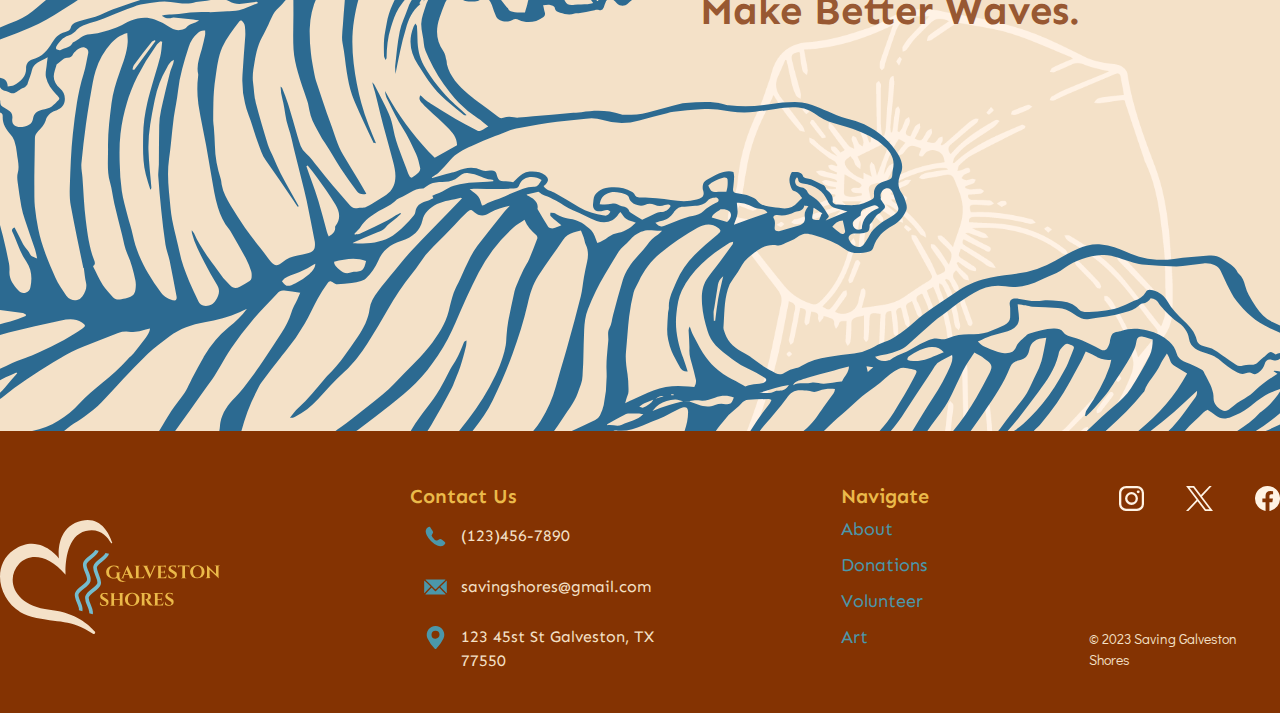
<file: volunteer.html>
<!DOCTYPE html>
<html>

<head>
  <meta charset="utf-8">
  <title>Saving Galveston Shores</title>
  <meta name="viewport" content="width=device-width, initial-scale=1">
  <link rel="stylesheet" href="webstyle.css">
</head>



<body>

  <header>

    <!-- top left logo -->

    <img src="icons/logo2.svg" alt="Saving Galveston Shores Logo" width="260px" height="auto">

    <!-- top navigation -->

    <nav>
      <ul>
        <li><a href="about.html">Home</a></li>
        <li><a href="about.html">About</a></li>
        <li><a href="donations.html">Donations</a></li>
        <li><a href="volunteer.html">Volunteer</a></li>
        <li><a href="art.html">Art</a></li>
      </ul>
    </nav>

  </header>


  <!-- top image -->

  <section class= "volunteerimage">
    
  </section>


  <!-- background pattern starts -->

  <section class= "background">


    <!-- main information starts -->

    <div class="main3">

      <!-- top title and text -->

      <h2>Join the Team</h2>

      <p>Volunteer and help us clean Galveston shores to restore the beauty that was lost with excessive littering. Join one of our events! </p>


      <!-- image gallery begins -->

      <!-- two column image -->

      <div class="twocolm">

        <img src="images/smallgroup.jpg" alt="Youth Beach Clean Up" width="817" height="570">

        <img src="images/cleanup.jpg" alt="Women Picking Up Trash" width="817" height="570">

      </div>

      <!-- two column image -->

      <div class="twocolm">

        <img src="images/septcleanup.jpg" alt="September Cleanup" width="817" height="570">

        <img src="images/finishedclean.jpg" alt="Three Friends Who Finished Cleaning" width="817" height="570">

      </div>

      <!-- image gallery ends -->


      <!-- event information begins -->

      <div class="events">

        <!-- title and text -->

        <h3>Upcoming Beach Cleanups</h3>

        <p>Beach cleanups occur mostly around the months of September and April</p>

        <!-- row of dates begins -->

        <div class="dates">

          <div class="mmdd">

            <p>September</p>
            <p>16</p>

          </div>

          <div class="mmdd">

            <p>September</p>
            <p>23</p>

          </div>

          <div class="mmdd">

            <p>September</p>
            <p>30</p>

          </div>

        </div>

        <!-- row of dates ends -->

      </div>

      <!-- event information ends -->


      <!-- contact information begins -->

      <div class="volunteercontactinfo">

        <!-- title and text -->

        <div class="contactintro">

          <h3>Want to Become a Member?</h3>
          <p>Contact Us</p>

        </div>

        <!-- conatct list begins -->

        <div class="contactvolunteer">

          <!-- icon and text side by side -->

          <div class="icon2">

            <img src="icons/phone2.svg" alt="Phone Icon">
            <p>(123)456-7890</p>

          </div>

          <!-- icon and text side by side -->

          <div class="icon2">

            <img src="icons/mail2.svg" alt="Mail Icon">
            <p>memberservices@savinggalvyshores.org</p>

          </div>

          <!-- icon and text side by side -->

          <div class="icon2">

            <img src="icons/location2.svg" alt="Location Icon">
            <p>123 45st St Galveston, TX 77550</p>

          </div>

        </div>

        <!-- contact list ends -->
          
      </div>

      <!-- contact information ends -->

    </div>

    <!-- main information ends -->

    

    <!-- wave graphic begins-->

    <section class="waves">

      <blockquote>Make Better Waves.</blockquote>
            
    </section>

    <!-- wave graphic ends -->

  </section>

  <!-- background pattern ends -->



  <footer>

    <!-- bottom left logo -->

    <img src="icons/logo.svg" alt="Saving Galveston Shores Logo" width="220px" height="auto">

    <!-- contact list -->

    <div class="contact">

      <ul>

        <!-- title -->

        <li>Contact Us</li>

        <!-- icon with text side by side -->

        <li>

          <img src="icons/phone.svg" alt="Phone Icon" width="50.51" height="50.51">
          <p>(123)456-7890</p>

        </li>

        <!-- icon with text side by side -->

        <li>

          <img src="icons/mail.svg" alt="Email Icon" width="50.51" height="50.51">
          <p>savingshores@gmail.com</p>

        </li>

        <!-- icon with text side by side -->

        <li>

          <img src="icons/location.svg" alt="Location Icon" width="50.51" height="50.51">
          <p>123 45st St Galveston, TX 77550</p>

        </li>

      </ul>

    </div>

    <!-- contact list ends -->


    <!-- bottom navigation -->

    <div class="footernav">

      <ul>

        <!-- title -->

        <li>Navigate<li>

        <!-- navigation list -->

        <li><a href="about.html">About</a></li>
        <li><a href="donations.html">Donations</a></li>
        <li><a href="volunteer.html">Volunteer</a></li>
        <li><a herf="art.html">Art</a></li>

      </ul>

    </div>

    <!-- bottom navigation ends -->


    <!-- social and copyright begins -->

    <div class="lastinfo">

      <!-- social icons begin -->

      <div class="social">

        <ul>

          <li><img src="icons/instagram.svg" alt="Instagram Icon" width="auto" height="25"></li>
          <li><img src="icons/twitter.svg" alt="Twitter Icon" width="auto" height="25"></li>
          <li><img src="icons/facebook.svg" alt="Facebook Icon" width="auto" height="25"></li>

        </ul>

      </div>

      <!-- social icons end -->


      <!-- copyright -->

      <p>© 2023 Saving Galveston Shores</p>

    </div>

    <!-- social and copyright ends -->
    
  </footer>

</body>

</html>
</file>
<file: webstyle.css>
/* google fonts imported */

@import url('https://fonts.googleapis.com/css2?family=Cinzel+Decorative:wght@400;700;900&family=Cormorant:ital,wght@0,300;0,400;0,500;0,600;0,700;1,300;1,400;1,500;1,600;1,700&family=Didact+Gothic&family=Sen:wght@400;500;600;700;800&display=swap');

/* full doc margin clear */

* {
  margin: 0;
}

body {
  background-color: #f4e1C8;
  font-family: "Didact Gothic", sans-serif;
  font-size: 18px;
  line-height: 1.5;
  color: #985832;
}

/* header applied to all webpages */

header {
  background-color: #843302;
  padding: 1em 4em;
  overflow: hidden;
}

/* top logo position */

header img {
  float: left;
}

/* top navigation position */

header nav {
  float: right;
  margin-top: 20px;
}
header nav ul {
  list-style-type: none;
}
header nav li {
  display: inline;
}
header nav a {
  color: #f4e1C8;
  text-decoration: none;
  margin-left: 40px;
  font-weight: bold;
}
nav a:hover {
  color: #EBBA4A;
}

/* index page top image */

.indeximage {
    background-color: #f4e1C8;
    background-image: url(images/sunset.jpg);
    background-repeat: no-repeat;
    background-size: cover;
    width: auto;
    height: 359px;
}

/* background pattern applied to all webpages*/

.background {
  background-image: url(images/background.png);
  background-repeat: no-repeat;
  background-size: cover;
  width: auto;
  height: auto;
}

/* main information margins */

.main {
  max-width: 1180px;
  margin-left: auto;
  margin-right: auto;
}

/* main title */

h1 {
  font-family: "Cinzel Decorative", serif;
  font-size: 50px;
  font-weight: bold;
  letter-spacing: 3px;
  text-align: center;
  color: #2C6A91;
  margin-top: 90px;
  margin-bottom: 90px;
}

/* image and text side by side */

.twocolm {
  display: flex;
  justify-content: space-between;
  overflow: hidden;
  margin-bottom: 150px;
}

.text {
  width: 500px;
  padding-bottom: 23px;
  border-bottom: solid 2px #985832;
}

/* subtitle style */

h3 {
  font-family: Sen, sans-serif;
  font-size: 25px;
  font-weight: 600;
  color: #843302;
  padding-bottom: 20px;
  border-bottom: solid 2px #985832;
  margin-bottom: 23px;
}

/* paragraph margins */

.text p {
  margin-left: 23px;
  margin-bottom: 40px;
}

/* learn more button style */

.text a {
  font-size: 16px;
  font-weight: normal;
  color: #4B97AA;
  text-decoration: none;
  padding: 5px;
  border: solid 1px #4B97AA;
  margin-left: 25px;
}
.text a:hover {
  background-color: #B5E8F5;
}
.text a:active {
  background-color: #4B97AA;
  color: #FFF2E5;
}

.twocolm img {
  width: 500px;
  height: 325px;
  border: solid 20px #FFF5EB;
  margin-top: 70px;
}

/*shortcut nav style*/

.shortcut {
  display: flex;
  justify-content: center;
  overflow: hidden;
  margin-top: 100px;
  margin-bottom: 100px;
}
.icon {
  margin-left: 80px;
  margin-right: 80px;
}
.icon img {
  width: 200px;
  height: auto;
}
.icon p {
  font-size: 20px;
  text-align: center;
  margin-top: 20px;
}
.icon a {
  font-family: Sen, sans-serif;
  color: #4B97AA;
  text-decoration: none;
  margin-top: 20px;
}
.icon a:hover {
  color: #EBBA4A;
}

/* waves graphic applies to all webpages */

.waves {
  background-image: url(images/waves2.svg);
  height: 600px;
  background-repeat: no-repeat;
  background-size: cover;
}
.waves blockquote {
  font-family: Sen, sans-serif;
  font-weight: bold;
  font-size: 40px;
  color: #985832;
  float: right;
  margin-top: 150px;
  margin-right: 200px;
}

/* footer applied to all webpages */

footer {
  background-color: #843302;
  display: flex;
  justify-content: center;
  overflow: hidden;
  padding-top: 50px;
  padding-bottom: 40px;
}

/* contact list */

.contact ul {
  list-style-type: none;
  margin-left: 150px;
}
.contact li {
  font-family: Sen, sans-serif;
  font-size: 20px;
  font-weight: 600;
  color: #EBBA4A;
  display: flex;
  overflow: hidden;
}

/* contact list title */

.contact li p {
  font-weight: normal;
  font-size: 16px;
  color: #F4E1C8;
  padding-top: 13px;
}

/* footer navigation */

.footernav{
  margin-left: 100px;
}
.footernav ul{
  list-style-type: none;
}
.footernav li {
  font-family: Sen, sans-serif;
  font-size: 20px;
  font-weight: 600;
  color: #EBBA4A;
}
.footernav a{
  font-family: Sen, sans-serif;
  font-weight: normal;
  font-size: 18px;
  line-height: 2;
  color: #4B97AA;
  text-decoration: none;
}
.footernav a:hover {
  color: #EBBA4A;
}

/* social icons */

.lastinfo {
  display: flex;
  flex-direction: column;
  padding-top: 5px;
  margin-left: 150px;
}
.social ul {
  display: flex;
  justify-content: space-between;
  overflow: hidden;
  list-style-type: none;
  margin-bottom: 110px;
}

/* copyright */

.lastinfo p {
  font-family: "Didact Gothic", sans-serif;
  font-size: 14px;
  color: #F4E1C8;
  margin-left: 10px;
}

/* index CSS ends */



/* about CSS */

/* about page top image */

.aboutimage {
    background-color: #f4e1C8;
    background-image: url(images/water.jpg);
    background-repeat: no-repeat;
    background-size: cover;
    width: auto;
    height: 359px;
}

/* main title nesting pages */

h2 {

  font-family: Cormorant, sans-serif;
  font-weight: bold;
  font-size: 50px;
  text-align: center;
  color: #2C6A91;
  margin-top: 48px;
  margin-bottom: 55px;

}

.toptext {
  width: 1100px;
  margin-left: 23px;
  margin-bottom: 30px;
  border: none;
}
.middletext {
  width: 500px;
  padding-top: 55px;
  padding-bottom: 15px;
}
.bottomtext {
  width: 500px;
  padding-bottom: 23px;
  border-bottom: solid 2px #985832;  
}

/* border and margins for bottome text */

.bottomtext p {
  margin-left: 23px;
  margin-bottom: 30px;
}

/*about CSS ends*/



/*donations CSS begins*/

/* donations page top image */

.donationsimage {
    background-color: #f4e1C8;
    background-image: url(images/sealife.jpg);
    background-repeat: no-repeat;
    background-size: cover;
    width: auto;
    height: 359px;
}

/* main information margins */

.main3 {
  max-width: 1180px;
  margin-left: auto;
  margin-right: auto;
}

/* about page title element box style */

.main3 h2 {
  padding-bottom: 25px;
  border-bottom: solid 2px #985832;
  margin-left: 95px;
  margin-right: 95px;
}

/* introduction text style */

.main3 p {
  text-align: center;
  padding-left: 80px;
  padding-right: 80px;
  margin-bottom: 80px;
}

/* donation amount box */

.amount {
  background-color: #FFF3E4;
  max-width: 1000px;
  padding: 50px;
  border: solid 15px #E3C8A3;
  margin-left: auto;
  margin-right: auto;
  margin-bottom: 150px;
}
.amount p {
  font-family: "Cinzel Decorative", serif;
  font-size: 30px;
  font-weight: normal;
  text-align: center;
  padding-bottom: 10px;
  border-bottom: solid 2px #985832;
  margin-left: 100px;
  margin-right: 100px;
  margin-bottom: 50px;
}

/* row of donation amount options */

.row {
  display: flex;
  justify-content: center;
  margin-bottom: 30px;
}

/* button amount style */

.amount a {
  font-size: 20px;
  font-weight: normal;
  color: #4B97AA;
  text-decoration: none;
  padding: 10px 30px;
  border: solid 1px #4B97AA;
  border-radius: 50px;
  margin-left: 23px;
}
.amount a:hover {
  background-color: #B5E8F5;
}
.amount a:active {
  background-color: #4B97AA;
  color: #FFF2E5;
}

/* text input other amount style */

.money-form-control {
  background-color: #FFF3E4;
  font-family: "Didact Gothic", sans-serif;
  font-size: 20px;
  color: #4B97AA;
  padding: 10px 20px;
  border: solid 1px #4B97AA;
  border-radius: 50px;
  margin-left: 23px;
}

/* billing information form */

.form {
  background-color: #FFF3E4;
  max-width: 1000px;
  padding: 50px;
  border: solid 15px #E3C8A3;
  margin-left: auto;
  margin-right: auto;
  margin-bottom: 150px;
}
.form p {
  font-family: Sen, sans-serif;
  font-weight: normal;
  font-size: 30px;
  padding-bottom: 10px;
  border-bottom: solid 2px #985832;
  margin-right: 400px;
  margin-bottom: 23px;
}
.fillform li {
  list-style-type: none;
  margin-bottom: 20px;
}
.fillform label {
  display: flex;
  flex-direction: column;
}

/* two column form elements */

.twocolmform {
  display: flex;
  justify-content: space-between;
}

/* two column text input style */

.two-form-control {
  width: 400px;
  background-color: #FFF3E4;
  font-family: "Didact Gothic", sans-serif;
  font-size: 16px;
  color: #985832;
  padding: 10px;
  border: solid .5px #843302;
  border-radius: 5px;
  margin-top: 10px;
}

/* one column text input style */

.form-control {
  width: auto;
  background-color: #FFF3E4;
  font-family: "Didact Gothic", sans-serif;
  font-size: 16px;
  color: #985832;
  padding: 10px;
  border: solid .5px #843302;
  border-radius: 5px;
  margin-top: 10px;
}

/* submit button style */

.donatebutton {
  display: flex;
  justify-content: space-around;
  margin-top: 50px;
}
.donatebutton a {;
  font-size: 20px;
  font-weight: normal;
  color: #4B97AA;
  text-decoration: none;
  padding: 10px 20px;
  border: solid 1px #4B97AA;
  border-radius: 50px;
  margin-bottom: 20px;
}
.donatebutton a:hover {
  background-color: #B5E8F5;
}
.donatebutton a:active {
  background-color: #4B97AA;
  color: #FFF2E5;
}
/*donations CSS ends*/



/*volunteer CSS begins*/

/* volunteer page top image */

.volunteerimage {
  background-color: #f4e1C8;
  background-image: url(images/beachcleanup.jpg);
  background-repeat: no-repeat;
  background-size: cover;
  width: auto;
  height: 359px;
}

/* event section margins */

.events {
  max-width: 1100px;
  margin-left: auto;
  margin-right: auto;
  margin-bottom: 80px;
}

/* subtitle alignment */

.events h3 {
  text-align: center;
}

.dates {
  display: flex;
  justify-content: space-between;
  overflow: hidden;
}

/* month day column style */

.mmdd {
  display: flex;
  flex-direction: column;
}
.mmdd p {
  font-family: "Cinzel Decorative", serif;
  font-size: 30px;
  font-weight: normal;
  margin: 0px 0px 10px 0px;
}

/* volunteer contact info style */

.volunteercontactinfo {
  border-bottom: solid 2px #985832;
  margin-bottom: 150px;
}
.contactintro p {
  font-family: Sen, sans-serif;
  font-weight: 600;
  font-size: 20px;
  text-align: left;
  padding-left: 0px;
}

/* icon and text side by side */

.icon2 {
  display: flex;
}
.icon2 img {
  width: 60px;
  height: 60px;
}
.icon2 p {
  padding-left: 30px;  
  padding-top: 15px;
}

/*volunteer CSS ends*/



/*art CSS begins*/

/* art page top image */

.artimage {
    background-color: #f4e1C8;
    background-image: url(images/team.jpg);
    background-repeat: no-repeat;
    background-size: cover;
    width: auto;
    height: 359px;
}

/* poster row */

.posters {
  display: flex;
  justify-content: space-between;
}

/* artist name */

.postertext {
  display: flex;
  flex-direction: column;
}
.posters img {
  width: 315px;
  height: 560px;
  border: solid 10px #FFF5EB;
}
.posters p {
  font-family: Sen, sans-serif;
  font-size: 20px;
  font-weight: normal;
  margin-top: 30px;
}

/* submit poster information */

/* subtitle */

.submit p {
  font-family: Sen, sans-serif;
  font-weight: 600;
  font-size: 20px;
  text-align: left;
  padding-left: 0px;
}
.text2 p {
  font-family: "Didact Gothic" sans-serif;
  font-size: 18px;
  font-weight: normal;
  text-align: left;
  margin-left: 23px;
}

/* main information bottom margin */

.main3 {
  margin-bottom: 150px;
}

/* submit email icon text style */

.icon3 {
  display: flex;
}
.icon3 img {
  width: 60px;
  height: 60px;
  padding-top: 8px;
}
.icon3 p {
  font-family: "Didact Gothic" sans-serif;
  font-size: 18px;
  font-weight: normal;
  padding-top: 20px;
  padding-left: 30px;
}

/*art CSS ends*/
</file>
